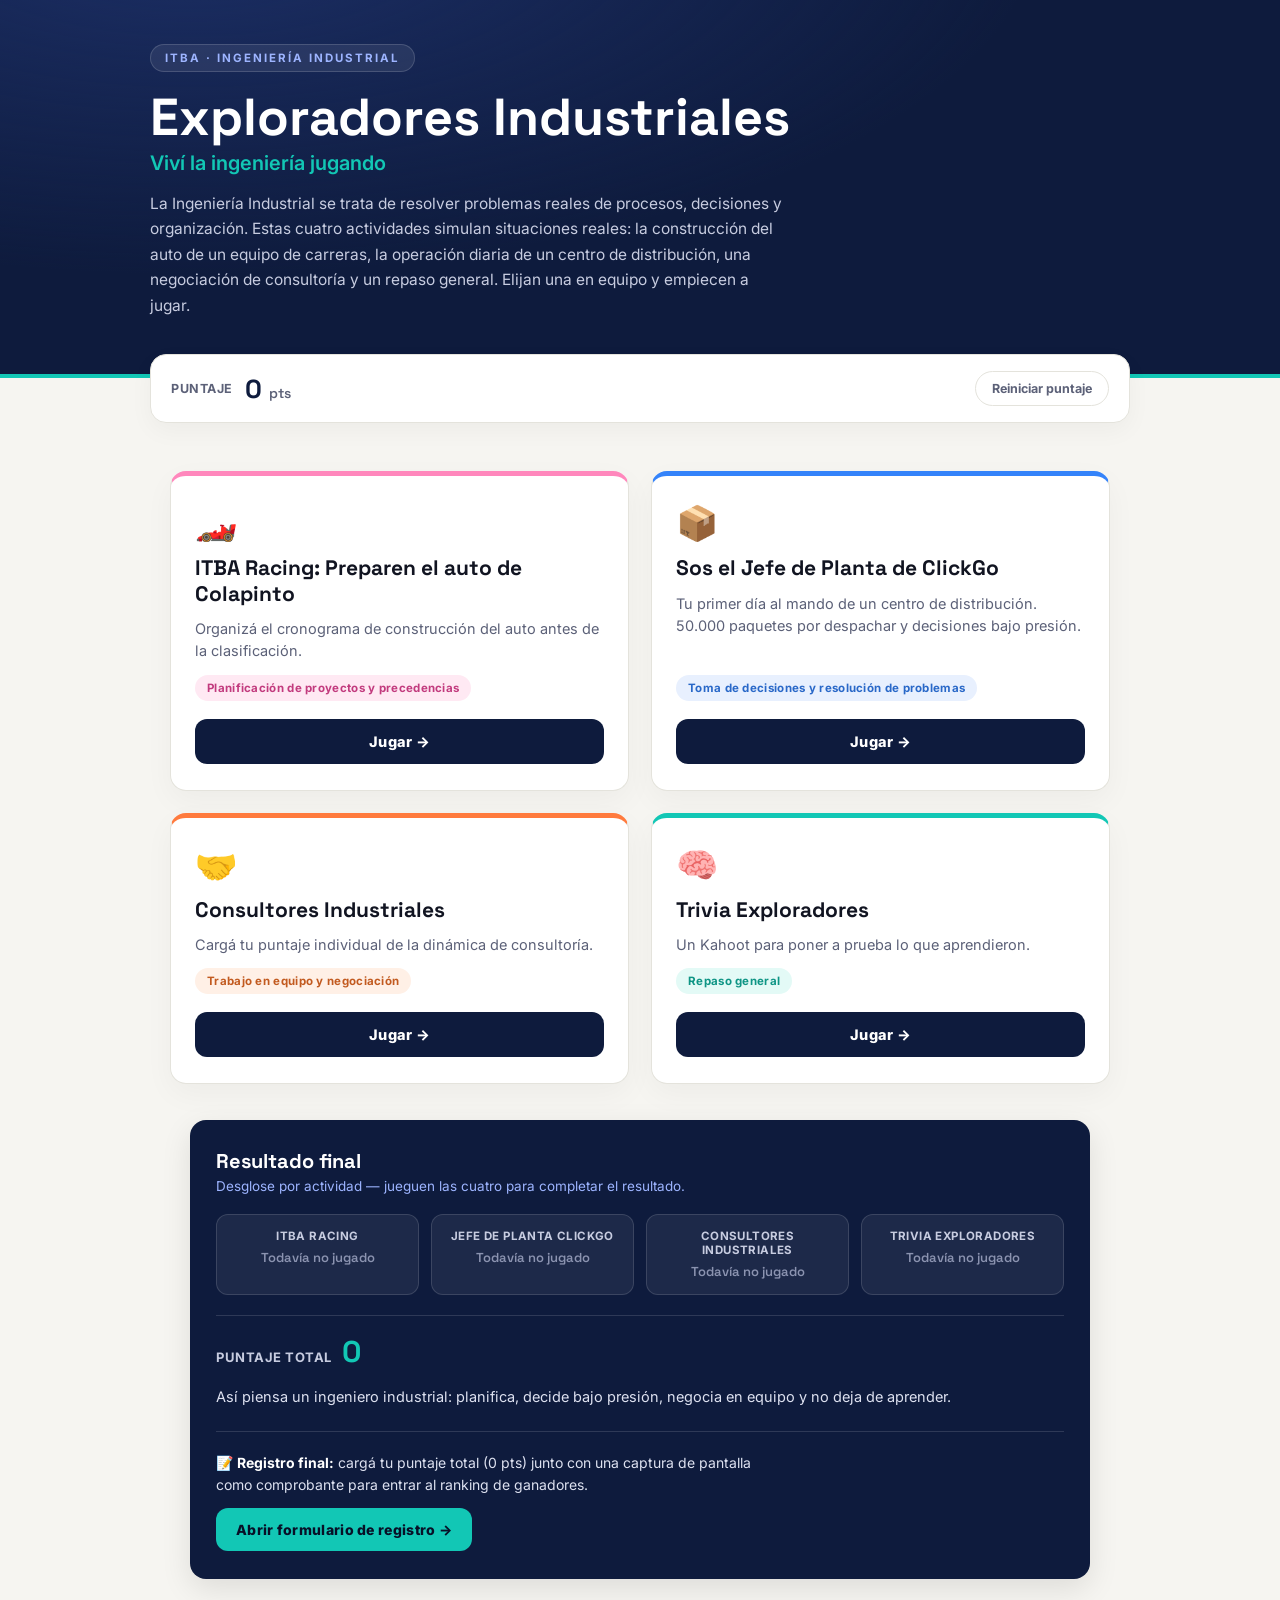
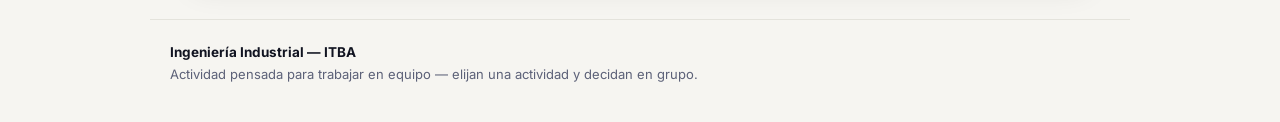
<file: index.html>
<!DOCTYPE html>
<html lang="es">
<head>
<meta charset="UTF-8">
<meta name="viewport" content="width=device-width, initial-scale=1.0">
<title>Exploradores Industriales — Viví la ingeniería jugando</title>
<link rel="stylesheet" href="styles/shared.css">
</head>
<body>

<header class="hub-header">
  <div class="hub-header-inner">
    <span class="hub-tag">ITBA · Ingeniería Industrial</span>
    <h1>Exploradores Industriales</h1>
    <p class="bajada">Viví la ingeniería jugando</p>
    <p class="desc">La Ingeniería Industrial se trata de resolver problemas reales de procesos, decisiones y organización. Estas cuatro actividades simulan situaciones reales: la construcción del auto de un equipo de carreras, la operación diaria de un centro de distribución, una negociación de consultoría y un repaso general. Elijan una en equipo y empiecen a jugar.</p>
  </div>
</header>

<div class="score-bar">
  <div class="total-block">
    <span class="total-label">Puntaje</span>
    <span class="total-num"><span id="totalScore">0</span> <small>pts</small></span>
  </div>
  <button class="btn-reset" onclick="resetTeamScore()">Reiniciar puntaje</button>
</div>

<main class="hub-main">
  <div class="cards">

    <article class="game-card racing">
      <div class="icon-row">🏎️ <span class="card-score" id="score-racing">✓ 0 pts</span></div>
      <h2>ITBA Racing: Preparen el auto de Colapinto</h2>
      <p>Organizá el cronograma de construcción del auto antes de la clasificación.</p>
      <span class="skill-tag">Planificación de proyectos y precedencias</span>
      <a class="btn-play" href="juegos/box-colapinto.html">Jugar →</a>
    </article>

    <article class="game-card clickgo">
      <div class="icon-row">📦 <span class="card-score" id="score-clickgo">✓ 0 pts</span></div>
      <h2>Sos el Jefe de Planta de ClickGo</h2>
      <p>Tu primer día al mando de un centro de distribución. 50.000 paquetes por despachar y decisiones bajo presión.</p>
      <span class="skill-tag">Toma de decisiones y resolución de problemas</span>
      <a class="btn-play" href="juegos/clickgo.html">Jugar →</a>
    </article>

    <article class="game-card consultores">
      <div class="icon-row">🤝 <span class="card-score" id="score-consultores">✓ 0 pts</span></div>
      <h2>Consultores Industriales</h2>
      <p>Cargá tu puntaje individual de la dinámica de consultoría.</p>
      <span class="skill-tag">Trabajo en equipo y negociación</span>
      <a class="btn-play" href="juegos/consultores.html">Jugar →</a>
    </article>

    <article class="game-card trivia">
      <div class="icon-row">🧠 <span class="card-score" id="score-trivia">✓ 0 pts</span></div>
      <h2>Trivia Exploradores</h2>
      <p>Un Kahoot para poner a prueba lo que aprendieron.</p>
      <span class="skill-tag">Repaso general</span>
      <a class="btn-play" href="juegos/trivia.html">Jugar →</a>
    </article>

  </div>

  <section class="results-section">
    <div class="results-card">
      <h2>Resultado final</h2>
      <p class="sub">Desglose por actividad — jueguen las cuatro para completar el resultado.</p>
      <div class="results-breakdown" id="resultsBreakdown"><!-- filled by JS --></div>
      <div class="results-total">
        <span class="lbl">Puntaje total</span>
        <span class="num" id="resultsTotal">0</span>
      </div>
      <p class="closing">Así piensa un ingeniero industrial: planifica, decide bajo presión, negocia en equipo y no deja de aprender.</p>

      <div class="register-cta">
        <p class="register-txt">📝 <b>Registro final:</b> cargá tu puntaje total (<span id="registerTotal">0</span> pts) junto con una captura de pantalla como comprobante para entrar al ranking de ganadores.</p>
        <a class="btn-register" href="https://docs.google.com/forms/d/e/1FAIpQLSfK-v0BEyIgL7fklOcLfmrM9yrdfddX9Qqm8FqeIEgweFd5_g/viewform?usp=publish-editor" target="_blank" rel="noopener noreferrer">Abrir formulario de registro →</a>
      </div>
    </div>
  </section>
</main>

<footer class="hub-footer">
  <span class="credit">Ingeniería Industrial — ITBA</span>
  <span class="hint">Actividad pensada para trabajar en equipo — elijan una actividad y decidan en grupo.</span>
</footer>

<script>
const ACTIVITIES = [
  {id:'racing',      key:'exploradores_score_racing',      label:'ITBA Racing'},
  {id:'clickgo',      key:'exploradores_score_clickgo',      label:'Jefe de Planta ClickGo'},
  {id:'consultores',  key:'exploradores_score_consultores',  label:'Consultores Industriales'},
  {id:'trivia',       key:'exploradores_score_trivia',       label:'Trivia Exploradores'},
];

function getScore(key){
  const v = localStorage.getItem(key);
  if(v === null) return null;
  const n = Number(v);
  return Number.isFinite(n) ? n : null;
}

function renderScores(){
  let total = 0;
  let breakdownHtml = '';

  ACTIVITIES.forEach(a=>{
    const v = getScore(a.key);
    const played = v !== null;
    if(played) total += v;

    const badge = document.getElementById('score-'+a.id);
    if(badge){
      if(played){
        badge.textContent = `✓ ${v} pts`;
        badge.classList.add('show');
      } else {
        badge.classList.remove('show');
      }
    }

    breakdownHtml += `<div class="result-chip ${played?'':'unplayed'}">
      <div class="nm">${a.label}</div>
      <div class="pts">${played ? v+' pts' : 'Todavía no jugado'}</div>
    </div>`;
  });

  document.getElementById('totalScore').textContent = total;
  document.getElementById('resultsTotal').textContent = total;
  document.getElementById('registerTotal').textContent = total;
  document.getElementById('resultsBreakdown').innerHTML = breakdownHtml;
}

function resetTeamScore(){
  ACTIVITIES.forEach(a=>{
    try{ localStorage.removeItem(a.key); }catch(e){}
  });
  renderScores();
}

renderScores();
</script>

</body>
</html>
</file>
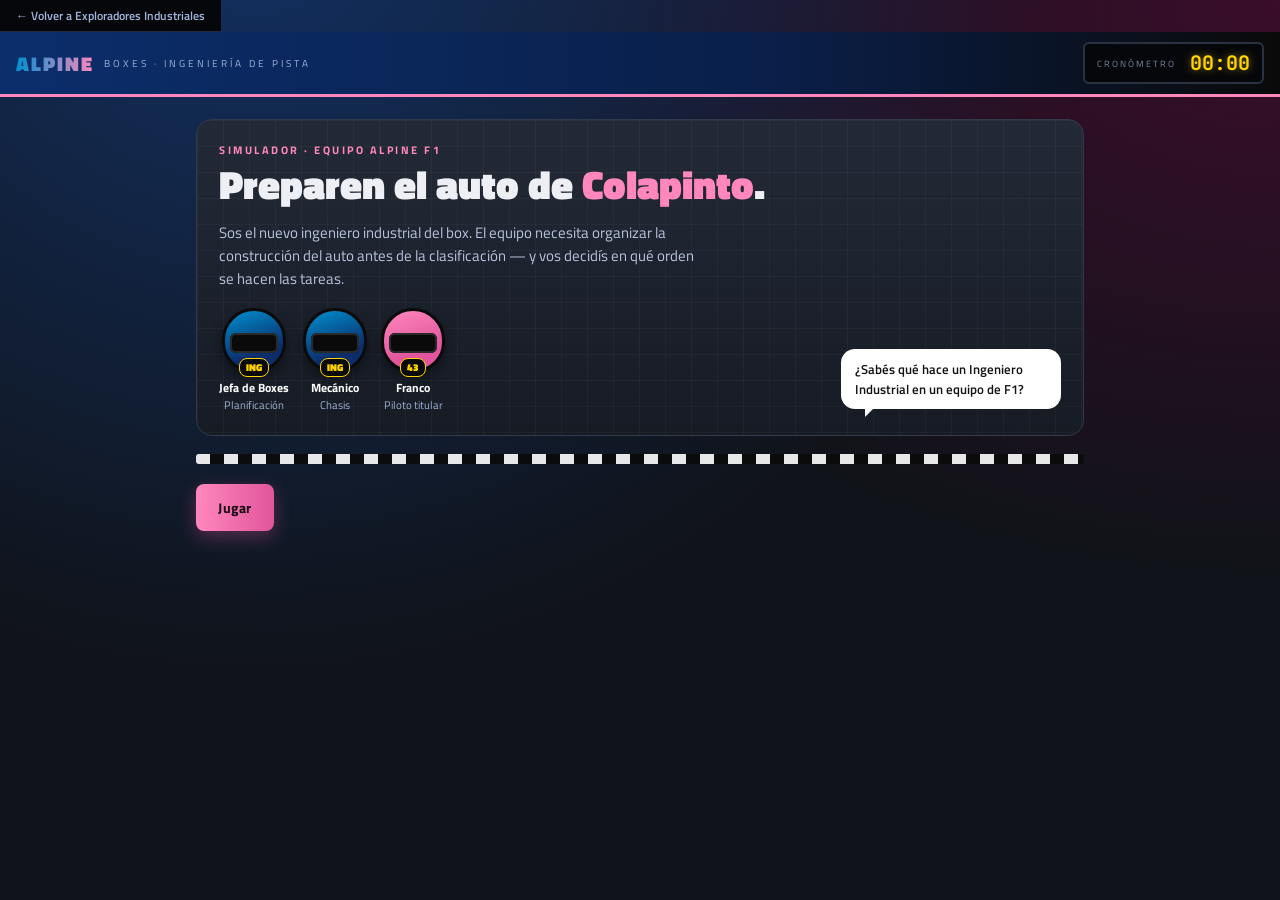
<file: juegos/alpine-boxes.html>
<!DOCTYPE html>
<html lang="es">
<head>
<meta charset="UTF-8">
<meta name="viewport" content="width=device-width, initial-scale=1.0">
<title>Boxes de Alpine — Prepará el auto de Colapinto</title>
<style>
@import url('https://fonts.googleapis.com/css2?family=Titillium+Web:wght@400;600;700;900&family=JetBrains+Mono:wght@500;700&display=swap');

:root{
  --alpine-blue:#0B2E6B;
  --alpine-blue-bright:#0090D0;
  --alpine-pink:#FF87BC;
  --alpine-pink-deep:#E0559C;
  --cyan:#21D0C7;
  --gold:#FFD400;
  --asphalt:#101319;
  --asphalt-2:#191E27;
  --paper:#EDEFF4;
  --ok:#2BD673;
  --bad:#FF4D5E;
  --radius:10px;
}
*{box-sizing:border-box;}
html,body{margin:0;padding:0;}
body{
  font-family:'Titillium Web', Arial, sans-serif;
  background:
    radial-gradient(ellipse at 20% -10%, #133163 0%, transparent 55%),
    radial-gradient(ellipse at 100% 0%, #3a0d2a 0%, transparent 45%),
    var(--asphalt);
  color:var(--paper);
  min-height:100vh;
  overflow-x:hidden;
}

/* ---------- back to hub link ---------- */
.back-link{
  display:inline-flex;align-items:center;gap:6px;
  position:sticky;top:0;left:0;z-index:60;
  padding:6px 16px;
  font-size:12px;font-weight:600;color:#9fb3d9;
  text-decoration:none;background:#05070a;
  border-bottom:1px solid #232a3a;
}
.back-link:hover{color:var(--gold);}

/* ---------- top strip ---------- */
.topbar{
  display:flex;align-items:center;justify-content:space-between;
  padding:10px 16px;
  background:linear-gradient(90deg, var(--alpine-blue) 0%, #0a1f4a 60%, #0a0a0a 100%);
  border-bottom:3px solid var(--alpine-pink);
  position:sticky;top:27px;z-index:50;
}
.brand{display:flex;align-items:center;gap:10px;}
.brand .mark{
  font-weight:900;font-size:20px;letter-spacing:2px;
  background:linear-gradient(90deg, var(--alpine-blue-bright), var(--alpine-pink));
  -webkit-background-clip:text;background-clip:text;color:transparent;
}
.brand .sub{font-size:10px;letter-spacing:3px;color:#9fb3d9;text-transform:uppercase;}
.pitboard{
  display:flex;align-items:center;gap:10px;
  background:#05070a;border:2px solid #2a3140;border-radius:6px;
  padding:6px 12px;
}
.pitboard .lbl{font-size:9px;letter-spacing:2px;color:#7c8aa3;text-transform:uppercase;}
.pitboard .clock{
  font-family:'JetBrains Mono',monospace;font-weight:700;font-size:20px;
  color:var(--gold);text-shadow:0 0 8px rgba(255,212,0,.5);
  min-width:64px;text-align:right;
}

/* ---------- generic screen ---------- */
.screen{display:none;padding:22px 16px 70px;max-width:920px;margin:0 auto;}
.screen.active{display:block;animation:fadeIn .35s ease;}
@keyframes fadeIn{from{opacity:0;transform:translateY(6px)}to{opacity:1;transform:translateY(0)}}

/* ---------- intro screen ---------- */
.checker{
  height:10px;
  background-image:repeating-linear-gradient(90deg,#fff 0 14px, #0a0a0a 14px 28px);
  opacity:.9;margin:18px 0;border-radius:3px;
}
.garage{
  background:linear-gradient(180deg,#232a37,#161b24);
  border:1px solid #313a4a;border-radius:16px;
  padding:22px;position:relative;overflow:hidden;
}
.garage::before{
  content:"";position:absolute;inset:0;
  background-image:linear-gradient(#ffffff08 1px,transparent 1px),linear-gradient(90deg,#ffffff08 1px,transparent 1px);
  background-size:26px 26px;pointer-events:none;
}
.hero-title{font-weight:900;font-size:clamp(26px,6vw,40px);line-height:1.05;margin:4px 0 6px;}
.hero-title .accent{color:var(--alpine-pink);}
.hero-sub{color:#b7c3dd;font-size:15px;margin-bottom:18px;max-width:60ch;}

.crew{display:flex;align-items:flex-end;gap:14px;flex-wrap:wrap;margin-top:10px;position:relative;z-index:1;}
.avatar{display:flex;flex-direction:column;align-items:center;gap:6px;}
.helmet{
  width:64px;height:64px;border-radius:50% 50% 46% 46%;
  background:linear-gradient(160deg, var(--alpine-blue-bright), var(--alpine-blue) 70%);
  border:3px solid #0a0a0a;position:relative;box-shadow:0 6px 14px #0007;
}
.helmet.driver{background:linear-gradient(160deg, var(--alpine-pink), var(--alpine-pink-deep) 70%);}
.helmet::after{
  content:"";position:absolute;left:8%;right:8%;top:38%;height:34%;
  background:#0a0a0a;border-radius:6px;
  box-shadow:inset 0 0 0 2px #2a2a2a;
}
.helmet .num{
  position:absolute;bottom:-8px;left:50%;transform:translateX(-50%);
  background:#0a0a0a;color:var(--gold);font-weight:800;font-size:10px;
  padding:1px 6px;border-radius:8px;border:1px solid var(--gold);
}
.avatar .name{font-size:11px;color:#9fb3d9;text-align:center;max-width:78px;}
.avatar .name b{color:#fff;display:block;font-size:12px;}

.bubble{
  background:#fff;color:#141414;padding:10px 14px;border-radius:14px;
  font-weight:600;font-size:13px;position:relative;margin-bottom:4px;max-width:220px;
}
.bubble::after{
  content:"";position:absolute;bottom:-8px;left:24px;
  border-width:8px 8px 0 0;border-style:solid;border-color:#fff transparent transparent transparent;
}

.btn{
  appearance:none;border:none;cursor:pointer;font-family:inherit;
  font-weight:700;letter-spacing:.5px;border-radius:8px;padding:13px 22px;
  font-size:14px;transition:transform .12s ease, box-shadow .12s ease;
}
.btn:active{transform:translateY(2px) scale(.98);}
.btn-primary{
  background:linear-gradient(90deg, var(--alpine-pink), var(--alpine-pink-deep));
  color:#1a0a12;box-shadow:0 6px 18px #e0559c55;
}
.btn-primary:hover{box-shadow:0 8px 22px #e0559c77;}
.btn-ghost{
  background:transparent;border:1.5px solid #3a4356;color:#dfe6f5;
}
.btn-ghost:hover{border-color:var(--alpine-blue-bright);}
.btn-dark{background:#0a0a0a;color:var(--gold);border:1.5px solid var(--gold);}
.btn-row{display:flex;gap:10px;margin-top:20px;flex-wrap:wrap;}

/* ---------- modal ---------- */
.overlay{
  position:fixed;inset:0;background:#03050acc;backdrop-filter:blur(2px);
  display:none;align-items:flex-end;justify-content:center;z-index:100;padding:0;
}
.overlay.active{display:flex;animation:fadeIn .25s ease;}
.modal{
  background:linear-gradient(180deg,#1a2030,#12151d);
  border:1px solid #2f3850;border-top:4px solid var(--alpine-pink);
  border-radius:18px 18px 0 0;
  width:100%;max-width:560px;max-height:88vh;overflow-y:auto;
  padding:22px 20px 26px;
}
@media(min-width:600px){
  .overlay{align-items:center;}
  .modal{border-radius:18px;border-top:1px solid #2f3850;border-left:4px solid var(--alpine-pink);}
}
.modal h2{margin:0 0 10px;font-size:21px;font-weight:800;}
.modal p{color:#c3cce0;font-size:14.5px;line-height:1.55;margin:0 0 10px;}
.eyebrow{
  font-size:10.5px;letter-spacing:2.5px;text-transform:uppercase;color:var(--alpine-pink);
  font-weight:700;margin-bottom:6px;display:block;
}

.example-row{
  display:flex;align-items:center;gap:8px;margin:10px 0;background:#0d1017;
  border:1px solid #2a3142;border-radius:8px;padding:8px 10px;
}
.example-row .chip{
  background:#232a3a;border:1px solid #3a4356;border-radius:6px;padding:6px 10px;
  font-size:12px;font-weight:600;flex:1;text-align:center;
}
.example-row .arrow{color:#7c8aa3;}
.example-row .verdict{font-size:18px;}
.verdict.ok{color:var(--ok);}
.verdict.bad{color:var(--bad);}

/* ---------- game screen ---------- */
.mission-bar{
  display:flex;justify-content:space-between;align-items:center;gap:10px;
  background:#151a24;border:1px solid #2a3142;border-radius:10px;
  padding:10px 14px;margin-bottom:14px;flex-wrap:wrap;
}
.mission-bar .txt{font-size:13px;color:#c3cce0;}
.mission-bar .deadline{font-weight:800;color:var(--gold);}

.board-wrap{
  background:#0d1017;border:1px solid #2a3142;border-radius:12px;
  padding:12px 8px 8px;overflow-x:auto;
}
.board{display:grid;grid-template-columns:170px 1fr;min-width:900px;}
.corner{
  position:sticky;left:0;background:#0d1017;z-index:3;
  font-size:9px;letter-spacing:1.5px;color:#7c8aa3;text-transform:uppercase;
  display:flex;align-items:end;padding-bottom:6px;
}
.days-header{display:grid;grid-auto-flow:column;grid-auto-columns:46px;}
.day-lbl{
  font-size:10px;color:#7c8aa3;text-align:center;padding-bottom:6px;font-weight:600;
  border-bottom:2px solid #232a3a;
}
.day-lbl.active-day{color:var(--gold);}

.task-label{
  position:sticky;left:0;background:#0d1017;z-index:2;
  display:flex;flex-direction:column;justify-content:center;gap:2px;
  padding:6px 10px 6px 4px;border-top:1px solid #1c2230;
  font-size:12px;
}
.task-label .id{
  display:inline-flex;width:20px;height:20px;border-radius:5px;align-items:center;justify-content:center;
  font-weight:800;font-size:11px;color:#0a0a0a;margin-right:6px;
}
.task-label .nm{font-weight:600;color:#e7ecf7;}
.task-label .dur{font-size:10px;color:#7c8aa3;}
.task-label .pred{font-size:10px;color:#5f6c85;}

.row-cells{display:grid;grid-auto-flow:column;grid-auto-columns:46px;border-top:1px solid #1c2230;position:relative;}
.cell{
  height:44px;border-right:1px solid #171c27;
  display:flex;align-items:center;justify-content:center;cursor:pointer;
}
.cell:hover{background:#161c28;}
.cell.filled{cursor:pointer;}
.block{
  grid-row:1;height:34px;border-radius:6px;margin:5px 2px;
  display:flex;align-items:center;justify-content:center;
  font-weight:800;font-size:12px;color:#0a0a0a;
  box-shadow:0 3px 8px #0006;
}
.block small{font-weight:600;font-size:9px;display:block;}
.row-cells.error .block{outline:2px solid var(--bad);animation:shake .3s;}
.row-cells.simming .block{outline:2px solid var(--gold);}
@keyframes shake{0%,100%{transform:translateX(0)}25%{transform:translateX(-3px)}75%{transform:translateX(3px)}}

.legend-hint{font-size:11.5px;color:#7c8aa3;margin-top:10px;}

.footer-actions{
  position:fixed;left:0;right:0;bottom:0;z-index:40;
  display:flex;justify-content:space-between;gap:10px;
  padding:12px 16px;background:linear-gradient(0deg,#05070ae8 60%,transparent);
}
.footer-actions .btn{flex:1;max-width:220px;font-size:13px;}

.banner{
  border-radius:10px;padding:10px 14px;font-size:13px;font-weight:600;margin-bottom:12px;
  display:none;
}
.banner.show{display:block;animation:fadeIn .25s ease;}
.banner.err{background:#3a1420;border:1px solid var(--bad);color:#ffb3ba;}
.banner.ok{background:#0f3324;border:1px solid var(--ok);color:#9dffce;}

/* lights sequence */
.lights-overlay{
  position:fixed;inset:0;background:#000;display:none;
  align-items:center;justify-content:center;flex-direction:column;gap:22px;z-index:200;
}
.lights-overlay.active{display:flex;}
.lights-row{display:flex;gap:14px;}
.light{width:38px;height:38px;border-radius:50%;background:#2a0508;border:3px solid #3a0a10;transition:background .15s;}
.light.on{background:#FF2D2D;box-shadow:0 0 22px #ff2d2d;}
.lights-caption{font-family:'JetBrains Mono',monospace;color:var(--gold);font-size:15px;letter-spacing:2px;}

/* result modal */
.stars{font-size:30px;letter-spacing:6px;margin:6px 0 4px;}
.stat-grid{display:grid;grid-template-columns:1fr 1fr;gap:10px;margin:14px 0;}
.stat{background:#0d1017;border:1px solid #2a3142;border-radius:10px;padding:12px;}
.stat .n{font-family:'JetBrains Mono',monospace;font-weight:700;font-size:22px;color:var(--gold);}
.stat .l{font-size:10.5px;color:#7c8aa3;text-transform:uppercase;letter-spacing:1.5px;margin-top:2px;}

.table-list{display:flex;flex-direction:column;gap:8px;margin-top:10px;}
.table-row{
  display:flex;align-items:center;gap:10px;background:#0d1017;border:1px solid #2a3142;
  border-radius:8px;padding:8px 10px;font-size:12.5px;
}
.table-row .id{width:22px;height:22px;border-radius:5px;flex:none;display:flex;align-items:center;justify-content:center;font-weight:800;font-size:11px;color:#0a0a0a;}
.table-row .nm{flex:1;color:#e7ecf7;font-weight:600;}
.table-row .meta{color:#7c8aa3;font-size:11px;text-align:right;}
</style>
</head>
<body>

<a class="back-link" href="../index.html">← Volver a Exploradores Industriales</a>

<div class="topbar">
  <div class="brand">
    <span class="mark">ALPINE</span>
    <span class="sub">Boxes · Ingeniería de Pista</span>
  </div>
  <div class="pitboard">
    <span class="lbl">Cronómetro</span>
    <span class="clock" id="clockDisplay">00:00</span>
  </div>
</div>

<!-- SCREEN 1: INTRO -->
<div class="screen active" id="screen-intro">
  <div class="garage">
    <span class="eyebrow">Simulador · Equipo Alpine F1</span>
    <h1 class="hero-title">Preparen el auto de <span class="accent">Colapinto</span>.</h1>
    <p class="hero-sub">Sos el nuevo ingeniero industrial del box. El equipo necesita organizar la construcción del auto antes de la clasificación — y vos decidís en qué orden se hacen las tareas.</p>

    <div class="crew">
      <div class="avatar">
        <div class="helmet"><div class="num">ING</div></div>
        <div class="name"><b>Jefa de Boxes</b>Planificación</div>
      </div>
      <div class="avatar">
        <div class="helmet"><div class="num">ING</div></div>
        <div class="name"><b>Mecánico</b>Chasis</div>
      </div>
      <div class="avatar" style="margin-right:auto;">
        <div class="helmet driver"><div class="num">43</div></div>
        <div class="name"><b>Franco</b>Piloto titular</div>
      </div>
      <div class="bubble">¿Sabés qué hace un Ingeniero Industrial en un equipo de F1?</div>
    </div>
  </div>
  <div class="checker"></div>
  <div class="btn-row">
    <button class="btn btn-primary" onclick="openModal('modal-explain')">Jugar</button>
  </div>
</div>

<!-- SCREEN 2: GAME -->
<div class="screen" id="screen-game">
  <div class="mission-bar">
    <div class="txt">🏁 Clasificación en Buenos Aires en <span class="deadline" id="deadlineTxt">15 días</span>. Armá el cronograma de construcción.</div>
    <button class="btn btn-ghost" style="padding:8px 14px;font-size:12px;" onclick="openModal('modal-table')">Ver tabla</button>
  </div>

  <div class="banner" id="banner"></div>

  <div class="board-wrap">
    <div class="board" id="board"><!-- filled by JS --></div>
  </div>
  <p class="legend-hint">Tocá una celda vacía en la fila de una tarea para ubicarla (ocupa su duración en días). Tocala de nuevo para sacarla.</p>
</div>

<div class="footer-actions" id="footerActions" style="display:none;">
  <button class="btn btn-ghost" onclick="resetBoard()">Reiniciar</button>
  <button class="btn btn-primary" onclick="tryRun()">Probar cronograma</button>
</div>

<!-- MODAL: explain -->
<div class="overlay" id="modal-explain">
  <div class="modal">
    <span class="eyebrow">Misión</span>
    <h2>¿Cómo lo ayudás?</h2>
    <p>Tenés que ordenar las tareas necesarias para construir el auto de Franco. Algunas tareas necesitan que otra termine antes — hay una <b>tabla de precedencias</b> que te muestra qué depende de qué. El objetivo es terminar lo antes posible (vas a ver un cronómetro que te va a torturar 😅).</p>
    <p>Ejemplo: si la tarea <b>J</b> necesita que <b>H</b> esté lista antes, este orden funciona:</p>
    <div class="example-row">
      <div class="chip">H · Comprar tubos</div>
      <span class="arrow">→</span>
      <div class="chip">J · Cortar tubos</div>
      <span class="verdict ok">✔</span>
    </div>
    <p>...pero este orden no:</p>
    <div class="example-row">
      <div class="chip">J · Cortar tubos</div>
      <span class="arrow">→</span>
      <div class="chip">H · Comprar tubos</div>
      <span class="verdict bad">✘</span>
    </div>
    <div class="btn-row">
      <button class="btn btn-primary" onclick="closeModal('modal-explain');openModal('modal-mission')">Entendido</button>
    </div>
  </div>
</div>

<!-- MODAL: mission -->
<div class="overlay" id="modal-mission">
  <div class="modal">
    <span class="eyebrow">Briefing de boxes</span>
    <h2>Clasificación en Buenos Aires</h2>
    <p>El equipo Alpine quiere presentar el auto de Franco Colapinto a tiempo para la clasificación. Para eso hay que entregarle a la ingeniera jefa un plan de construcción realista.</p>
    <p>La clasificación es en <b>15 días</b>. Ayudá al equipo a llegar a tiempo — y si podés, ganale al récord de boxes.</p>
    <div class="btn-row">
      <button class="btn btn-primary" onclick="closeModal('modal-mission');startGame()">Vamos, Alpine</button>
    </div>
  </div>
</div>

<!-- MODAL: table -->
<div class="overlay" id="modal-table">
  <div class="modal">
    <span class="eyebrow">Pizarra del box</span>
    <h2>Tabla de precedencias</h2>
    <div class="table-list" id="tableList"></div>
    <div class="btn-row">
      <button class="btn btn-ghost" onclick="closeModal('modal-table')">Cerrar</button>
    </div>
  </div>
</div>

<!-- MODAL: result -->
<div class="overlay" id="modal-result">
  <div class="modal">
    <span class="eyebrow" id="resultEyebrow">Resultado</span>
    <h2 id="resultTitle">¡Cronograma completo!</h2>
    <div class="stars" id="resultStars">★★★</div>
    <p id="resultMsg"></p>
    <div class="stat-grid">
      <div class="stat"><div class="n" id="statDays">-</div><div class="l">Días usados</div></div>
      <div class="stat"><div class="n" id="statOptimal">11</div><div class="l">Récord de boxes</div></div>
    </div>
    <div class="btn-row">
      <button class="btn btn-ghost" onclick="closeModal('modal-result');resetBoard()">Reintentar</button>
      <button class="btn btn-primary" onclick="closeModal('modal-result')">Ver tablero</button>
    </div>
  </div>
</div>

<!-- lights sequence overlay -->
<div class="lights-overlay" id="lightsOverlay">
  <div class="lights-row" id="lightsRow"></div>
  <div class="lights-caption" id="lightsCaption">LUCES...</div>
</div>

<script>
const DAYS = 16;
const OPTIMAL = 11;
const DEADLINE = 15;

const TASKS = [
  {id:'A', name:'Diseño del monocasco', dur:3, pred:[], color:'#0090D0'},
  {id:'B', name:'Diseño aerodinámico', dur:3, pred:[], color:'#FF87BC'},
  {id:'C', name:'Fabricación del chasis', dur:4, pred:['A'], color:'#0B3D91'},
  {id:'D', name:'Fabricación de alerones', dur:3, pred:['B'], color:'#E0559C'},
  {id:'E', name:'Programación de telemetría', dur:3, pred:[], color:'#21D0C7'},
  {id:'F', name:'Pintura y calcos Alpine', dur:2, pred:['C'], color:'#FF2D78'},
  {id:'G', name:'Ensamble final', dur:2, pred:['D','E','F'], color:'#FFD400'},
];

let placements = {}; // id -> startDay (1-indexed) or null

function taskById(id){ return TASKS.find(t=>t.id===id); }

function openModal(id){ document.getElementById(id).classList.add('active'); }
function closeModal(id){ document.getElementById(id).classList.remove('active'); }

function startGame(){
  document.getElementById('screen-intro').classList.remove('active');
  document.getElementById('screen-game').classList.add('active');
  document.getElementById('footerActions').style.display = 'flex';
  document.getElementById('deadlineTxt').textContent = DEADLINE + ' días';
  buildTable();
  buildBoard();
}

function buildTable(){
  const list = document.getElementById('tableList');
  list.innerHTML = '';
  TASKS.forEach(t=>{
    const row = document.createElement('div');
    row.className = 'table-row';
    const predTxt = t.pred.length ? 'Necesita: ' + t.pred.join(', ') : 'Sin dependencias';
    row.innerHTML = `<div class="id" style="background:${t.color}">${t.id}</div>
      <div class="nm">${t.name}</div>
      <div class="meta">${predTxt}<br>${t.dur} día${t.dur>1?'s':''}</div>`;
    list.appendChild(row);
  });
}

function buildBoard(){
  const board = document.getElementById('board');
  board.innerHTML = '';

  // corner cell
  const corner = document.createElement('div');
  corner.className = 'corner';
  corner.textContent = 'Tarea';
  board.appendChild(corner);

  // days header
  const daysHeader = document.createElement('div');
  daysHeader.className = 'days-header';
  daysHeader.id = 'daysHeader';
  for(let d=1; d<=DAYS; d++){
    const lbl = document.createElement('div');
    lbl.className = 'day-lbl';
    lbl.textContent = 'D'+d;
    lbl.id = 'daylbl-'+d;
    daysHeader.appendChild(lbl);
  }
  board.appendChild(daysHeader);

  TASKS.forEach(t=>{
    const label = document.createElement('div');
    label.className = 'task-label';
    label.innerHTML = `<div><span class="id" style="background:${t.color}">${t.id}</span><span class="nm">${t.name}</span></div>
      <div class="dur">${t.dur} día${t.dur>1?'s':''} ${t.pred.length? '· requiere '+t.pred.join(', ') : '· sin requisitos'}</div>`;
    board.appendChild(label);

    const rowCells = document.createElement('div');
    rowCells.className = 'row-cells';
    rowCells.id = 'row-'+t.id;
    for(let d=1; d<=DAYS; d++){
      const cell = document.createElement('div');
      cell.className = 'cell';
      cell.id = `cell-${t.id}-${d}`;
      cell.onclick = ()=>handleCellClick(t.id, d);
      rowCells.appendChild(cell);
    }
    board.appendChild(rowCells);
  });

  renderPlacements();
}

function handleCellClick(taskId, day){
  const t = taskById(taskId);
  if(placements[taskId] != null){
    // clicking anywhere on its own row removes it
    placements[taskId] = null;
    renderPlacements();
    return;
  }
  if(day + t.dur - 1 > DAYS){
    flashBanner('err', `${t.name} no entra a partir del día ${day} (dura ${t.dur} días). Probá más a la izquierda.`);
    return;
  }
  placements[taskId] = day;
  renderPlacements();
}

function renderPlacements(){
  TASKS.forEach(t=>{
    const row = document.getElementById('row-'+t.id);
    if(!row) return;
    row.classList.remove('error');
    // clear
    for(let d=1; d<=DAYS; d++){
      const cell = document.getElementById(`cell-${t.id}-${d}`);
      cell.innerHTML = '';
      cell.classList.remove('filled');
    }
    const start = placements[t.id];
    if(start == null) return;
    const cell = document.getElementById(`cell-${t.id}-${start}`);
    cell.classList.add('filled');
    const block = document.createElement('div');
    block.className = 'block';
    block.style.background = t.color;
    block.style.width = (t.dur*46 - 4) + 'px';
    block.innerHTML = `${t.id}<small>${t.dur}d</small>`;
    cell.appendChild(block);
  });
}

function resetBoard(){
  placements = {};
  renderPlacements();
  hideBanner();
}

function flashBanner(kind, msg){
  const b = document.getElementById('banner');
  b.className = 'banner show ' + kind;
  b.textContent = msg;
}
function hideBanner(){
  document.getElementById('banner').classList.remove('show');
}

function validate(){
  const missing = TASKS.filter(t=>placements[t.id]==null);
  if(missing.length){
    flashBanner('err', 'Faltan ubicar: ' + missing.map(t=>t.id).join(', '));
    return null;
  }
  let errors = [];
  TASKS.forEach(t=>{
    document.getElementById('row-'+t.id).classList.remove('error');
    t.pred.forEach(pid=>{
      const p = taskById(pid);
      const requiredStart = placements[pid] + p.dur;
      if(placements[t.id] < requiredStart){
        errors.push(`${t.id} (${t.name}) necesita que ${pid} termine antes (día ${requiredStart} como mínimo).`);
        document.getElementById('row-'+t.id).classList.add('error');
      }
    });
  });
  if(errors.length){
    flashBanner('err', errors[0] + (errors.length>1 ? ` (+${errors.length-1} más)` : ''));
    return null;
  }
  hideBanner();
  const makespan = Math.max(...TASKS.map(t=> placements[t.id] + t.dur - 1));
  return makespan;
}

function tryRun(){
  const makespan = validate();
  if(makespan == null) return;
  runLightsThenSim(makespan);
}

function runLightsThenSim(makespan){
  const overlay = document.getElementById('lightsOverlay');
  const row = document.getElementById('lightsRow');
  const caption = document.getElementById('lightsCaption');
  row.innerHTML = '';
  for(let i=0;i<5;i++){
    const l = document.createElement('div');
    l.className='light';
    l.id='light-'+i;
    row.appendChild(l);
  }
  overlay.classList.add('active');
  caption.textContent = 'PREPARANDO BOX...';
  let lit = 0;
  const litInterval = setInterval(()=>{
    if(lit<5){
      document.getElementById('light-'+lit).classList.add('on');
      lit++;
    } else {
      clearInterval(litInterval);
      setTimeout(()=>{
        // lights out
        for(let i=0;i<5;i++) document.getElementById('light-'+i).classList.remove('on');
        caption.textContent = '¡LUCES FUERA, VAMOS!';
        setTimeout(()=>{
          overlay.classList.remove('active');
          simulate(makespan);
        }, 500);
      }, 500);
    }
  }, 260);
}

function simulate(makespan){
  const clockEl = document.getElementById('clockDisplay');
  let day = 0;
  const stepMs = 130;
  document.querySelectorAll('.days-header .day-lbl').forEach(el=>el.classList.remove('active-day'));
  const interval = setInterval(()=>{
    day++;
    const mm = String(Math.floor(day/60)).padStart(2,'0');
    const ss = String(day%60).padStart(2,'0');
    clockEl.textContent = mm+':'+ss;
    document.querySelectorAll('.days-header .day-lbl').forEach(el=>el.classList.remove('active-day'));
    const lbl = document.getElementById('daylbl-'+day);
    if(lbl) lbl.classList.add('active-day');
    TASKS.forEach(t=>{
      const row = document.getElementById('row-'+t.id);
      const start = placements[t.id];
      if(day>=start && day < start+t.dur){
        row.classList.add('simming');
      } else {
        row.classList.remove('simming');
      }
    });
    if(day>=makespan){
      clearInterval(interval);
      TASKS.forEach(t=>document.getElementById('row-'+t.id).classList.remove('simming'));
      showResult(makespan);
    }
  }, stepMs);
}

function showResult(makespan){
  document.getElementById('statDays').textContent = makespan;
  const stars = makespan<=OPTIMAL ? 3 : makespan<=OPTIMAL+3 ? 2 : 1;
  document.getElementById('resultStars').textContent = '★'.repeat(stars) + '☆'.repeat(3-stars);

  const title = document.getElementById('resultTitle');
  const msg = document.getElementById('resultMsg');
  const eyebrow = document.getElementById('resultEyebrow');

  if(makespan <= DEADLINE){
    eyebrow.textContent = 'Clasificación asegurada';
    if(makespan<=OPTIMAL){
      title.textContent = '¡Récord de boxes, Franco corre!';
      msg.textContent = `Armaste el auto en ${makespan} días, igualando el mejor tiempo posible del equipo. La ingeniera jefa está impresionada — así se planifica un proyecto.`;
    } else {
      title.textContent = '¡Llegaste a tiempo para la clasificación!';
      msg.textContent = `El auto quedó listo en ${makespan} días, antes de los ${DEADLINE} días límite. El récord del box es de ${OPTIMAL} días — reordenando algunas tareas en paralelo podés bajar el tiempo.`;
    }
  } else {
    eyebrow.textContent = 'Se complicó el cronograma';
    title.textContent = 'Franco se queda sin clasificar...';
    msg.textContent = `El plan tardó ${makespan} días, más de los ${DEADLINE} disponibles. Revisá qué tareas podrían hacerse en paralelo en vez de una detrás de la otra.`;
  }
  openModal('modal-result');
}
</script>
</body>
</html>
</file>
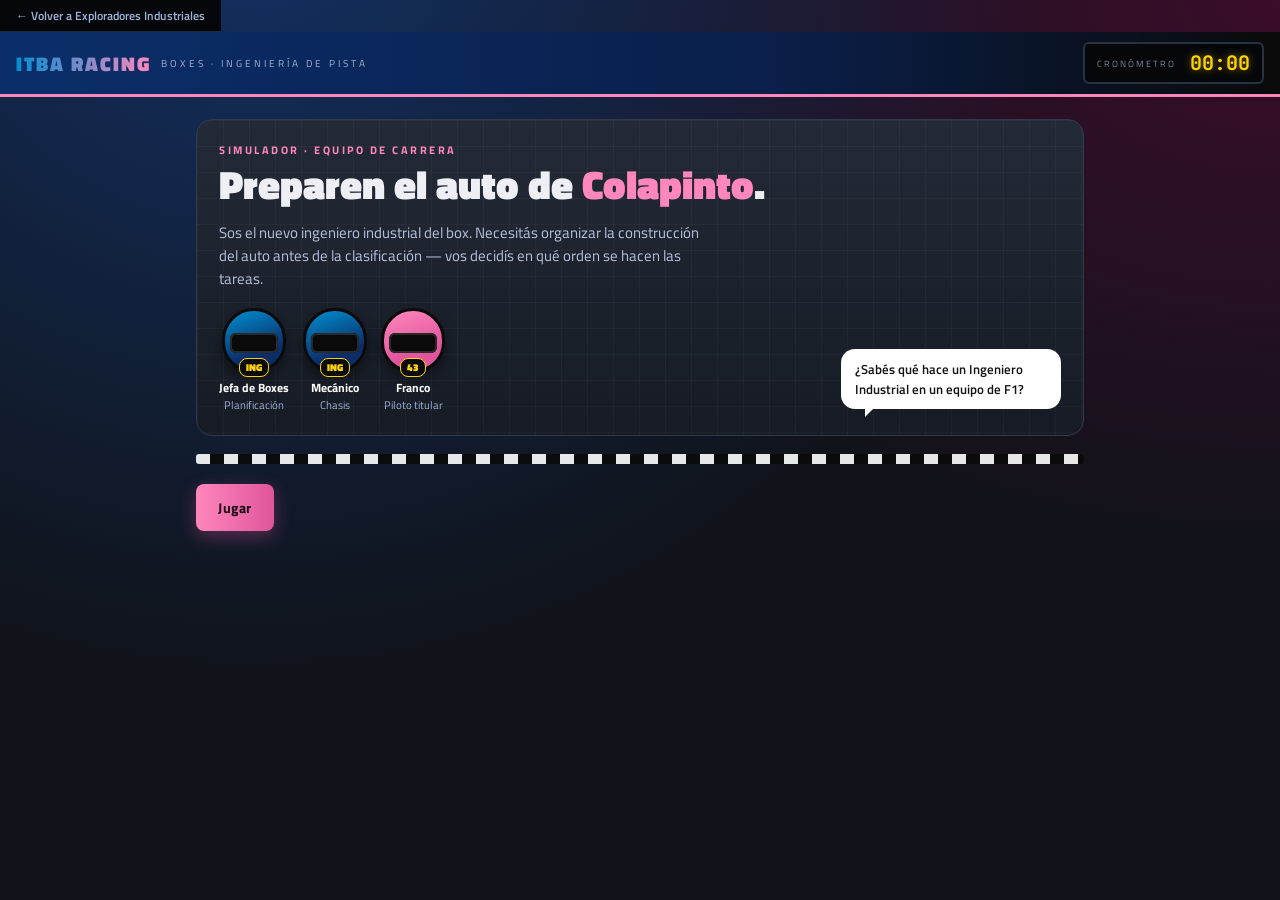
<file: juegos/box-colapinto.html>
<!DOCTYPE html>
<html lang="es">
<head>
<meta charset="UTF-8">
<meta name="viewport" content="width=device-width, initial-scale=1.0">
<title>Boxes de ITBA Racing — Prepará el auto de Colapinto</title>
<style>
@import url('https://fonts.googleapis.com/css2?family=Titillium+Web:wght@400;600;700;900&family=JetBrains+Mono:wght@500;700&display=swap');

:root{
  --alpine-blue:#0B2E6B;
  --alpine-blue-bright:#0090D0;
  --alpine-pink:#FF87BC;
  --alpine-pink-deep:#E0559C;
  --cyan:#21D0C7;
  --gold:#FFD400;
  --asphalt:#101319;
  --asphalt-2:#191E27;
  --paper:#EDEFF4;
  --ok:#2BD673;
  --bad:#FF4D5E;
  --radius:10px;
}
*{box-sizing:border-box;}
html,body{margin:0;padding:0;}
body{
  font-family:'Titillium Web', Arial, sans-serif;
  background:
    radial-gradient(ellipse at 20% -10%, #133163 0%, transparent 55%),
    radial-gradient(ellipse at 100% 0%, #3a0d2a 0%, transparent 45%),
    var(--asphalt);
  color:var(--paper);
  min-height:100vh;
  overflow-x:hidden;
}

/* ---------- back to hub link ---------- */
.back-link{
  display:inline-flex;align-items:center;gap:6px;
  position:sticky;top:0;left:0;z-index:60;
  padding:6px 16px;
  font-size:12px;font-weight:600;color:#9fb3d9;
  text-decoration:none;background:#05070a;
  border-bottom:1px solid #232a3a;
}
.back-link:hover{color:var(--gold);}

/* ---------- top strip ---------- */
.topbar{
  display:flex;align-items:center;justify-content:space-between;
  padding:10px 16px;
  background:linear-gradient(90deg, var(--alpine-blue) 0%, #0a1f4a 60%, #0a0a0a 100%);
  border-bottom:3px solid var(--alpine-pink);
  position:sticky;top:27px;z-index:50;
}
.brand{display:flex;align-items:center;gap:10px;}
.brand .mark{
  font-weight:900;font-size:20px;letter-spacing:2px;
  background:linear-gradient(90deg, var(--alpine-blue-bright), var(--alpine-pink));
  -webkit-background-clip:text;background-clip:text;color:transparent;
}
.brand .sub{font-size:10px;letter-spacing:3px;color:#9fb3d9;text-transform:uppercase;}
.pitboard{
  display:flex;align-items:center;gap:10px;
  background:#05070a;border:2px solid #2a3140;border-radius:6px;
  padding:6px 12px;
}
.pitboard .lbl{font-size:9px;letter-spacing:2px;color:#7c8aa3;text-transform:uppercase;}
.pitboard .clock{
  font-family:'JetBrains Mono',monospace;font-weight:700;font-size:20px;
  color:var(--gold);text-shadow:0 0 8px rgba(255,212,0,.5);
  min-width:64px;text-align:right;
}

/* ---------- generic screen ---------- */
.screen{display:none;padding:22px 16px 70px;max-width:920px;margin:0 auto;}
.screen.active{display:block;animation:fadeIn .35s ease;}
@keyframes fadeIn{from{opacity:0;transform:translateY(6px)}to{opacity:1;transform:translateY(0)}}

/* ---------- intro screen ---------- */
.checker{
  height:10px;
  background-image:repeating-linear-gradient(90deg,#fff 0 14px, #0a0a0a 14px 28px);
  opacity:.9;margin:18px 0;border-radius:3px;
}
.garage{
  background:linear-gradient(180deg,#232a37,#161b24);
  border:1px solid #313a4a;border-radius:16px;
  padding:22px;position:relative;overflow:hidden;
}
.garage::before{
  content:"";position:absolute;inset:0;
  background-image:linear-gradient(#ffffff08 1px,transparent 1px),linear-gradient(90deg,#ffffff08 1px,transparent 1px);
  background-size:26px 26px;pointer-events:none;
}
.hero-title{font-weight:900;font-size:clamp(26px,6vw,40px);line-height:1.05;margin:4px 0 6px;}
.hero-title .accent{color:var(--alpine-pink);}
.hero-sub{color:#b7c3dd;font-size:15px;margin-bottom:18px;max-width:60ch;}

.crew{display:flex;align-items:flex-end;gap:14px;flex-wrap:wrap;margin-top:10px;position:relative;z-index:1;}
.avatar{display:flex;flex-direction:column;align-items:center;gap:6px;}
.helmet{
  width:64px;height:64px;border-radius:50% 50% 46% 46%;
  background:linear-gradient(160deg, var(--alpine-blue-bright), var(--alpine-blue) 70%);
  border:3px solid #0a0a0a;position:relative;box-shadow:0 6px 14px #0007;
}
.helmet.driver{background:linear-gradient(160deg, var(--alpine-pink), var(--alpine-pink-deep) 70%);}
.helmet::after{
  content:"";position:absolute;left:8%;right:8%;top:38%;height:34%;
  background:#0a0a0a;border-radius:6px;
  box-shadow:inset 0 0 0 2px #2a2a2a;
}
.helmet .num{
  position:absolute;bottom:-8px;left:50%;transform:translateX(-50%);
  background:#0a0a0a;color:var(--gold);font-weight:800;font-size:10px;
  padding:1px 6px;border-radius:8px;border:1px solid var(--gold);
}
.avatar .name{font-size:11px;color:#9fb3d9;text-align:center;max-width:78px;}
.avatar .name b{color:#fff;display:block;font-size:12px;}

.bubble{
  background:#fff;color:#141414;padding:10px 14px;border-radius:14px;
  font-weight:600;font-size:13px;position:relative;margin-bottom:4px;max-width:220px;
}
.bubble::after{
  content:"";position:absolute;bottom:-8px;left:24px;
  border-width:8px 8px 0 0;border-style:solid;border-color:#fff transparent transparent transparent;
}

.btn{
  appearance:none;border:none;cursor:pointer;font-family:inherit;
  font-weight:700;letter-spacing:.5px;border-radius:8px;padding:13px 22px;
  font-size:14px;transition:transform .12s ease, box-shadow .12s ease;
}
.btn:active{transform:translateY(2px) scale(.98);}
.btn-primary{
  background:linear-gradient(90deg, var(--alpine-pink), var(--alpine-pink-deep));
  color:#1a0a12;box-shadow:0 6px 18px #e0559c55;
}
.btn-primary:hover{box-shadow:0 8px 22px #e0559c77;}
.btn-ghost{
  background:transparent;border:1.5px solid #3a4356;color:#dfe6f5;
}
.btn-ghost:hover{border-color:var(--alpine-blue-bright);}
.btn-dark{background:#0a0a0a;color:var(--gold);border:1.5px solid var(--gold);}
.btn-row{display:flex;gap:10px;margin-top:20px;flex-wrap:wrap;}

/* ---------- modal ---------- */
.overlay{
  position:fixed;inset:0;background:#03050acc;backdrop-filter:blur(2px);
  display:none;align-items:flex-end;justify-content:center;z-index:100;padding:0;
}
.overlay.active{display:flex;animation:fadeIn .25s ease;}
.modal{
  background:linear-gradient(180deg,#1a2030,#12151d);
  border:1px solid #2f3850;border-top:4px solid var(--alpine-pink);
  border-radius:18px 18px 0 0;
  width:100%;max-width:560px;max-height:88vh;overflow-y:auto;
  padding:22px 20px 26px;
}
@media(min-width:600px){
  .overlay{align-items:center;}
  .modal{border-radius:18px;border-top:1px solid #2f3850;border-left:4px solid var(--alpine-pink);}
}
.modal h2{margin:0 0 10px;font-size:21px;font-weight:800;}
.modal p{color:#c3cce0;font-size:14.5px;line-height:1.55;margin:0 0 10px;}
.eyebrow{
  font-size:10.5px;letter-spacing:2.5px;text-transform:uppercase;color:var(--alpine-pink);
  font-weight:700;margin-bottom:6px;display:block;
}

.example-row{
  display:flex;align-items:center;gap:8px;margin:10px 0;background:#0d1017;
  border:1px solid #2a3142;border-radius:8px;padding:8px 10px;
}
.example-row .chip{
  background:#232a3a;border:1px solid #3a4356;border-radius:6px;padding:6px 10px;
  font-size:12px;font-weight:600;flex:1;text-align:center;
}
.example-row .arrow{color:#7c8aa3;}
.example-row .verdict{font-size:18px;}
.verdict.ok{color:var(--ok);}
.verdict.bad{color:var(--bad);}

/* ---------- game screen ---------- */
.mission-bar{
  display:flex;justify-content:space-between;align-items:center;gap:10px;
  background:#151a24;border:1px solid #2a3142;border-radius:10px;
  padding:10px 14px;margin-bottom:14px;flex-wrap:wrap;
}
.mission-bar .txt{font-size:13px;color:#c3cce0;}
.mission-bar .deadline{font-weight:800;color:var(--gold);}

.board-wrap{
  background:#0d1017;border:1px solid #2a3142;border-radius:12px;
  padding:12px 8px 8px;overflow-x:auto;
}
.board{display:grid;grid-template-columns:170px 1fr;min-width:900px;}
.corner{
  position:sticky;left:0;background:#0d1017;z-index:3;
  font-size:9px;letter-spacing:1.5px;color:#7c8aa3;text-transform:uppercase;
  display:flex;align-items:end;padding-bottom:6px;
}
.days-header{display:grid;grid-auto-flow:column;grid-auto-columns:46px;}
.day-lbl{
  font-size:10px;color:#7c8aa3;text-align:center;padding-bottom:6px;font-weight:600;
  border-bottom:2px solid #232a3a;
}
.day-lbl.active-day{color:var(--gold);}

.task-label{
  position:sticky;left:0;background:#0d1017;z-index:2;
  display:flex;flex-direction:column;justify-content:center;gap:2px;
  padding:6px 10px 6px 4px;border-top:1px solid #1c2230;
  font-size:12px;
}
.task-label .id{
  display:inline-flex;width:20px;height:20px;border-radius:5px;align-items:center;justify-content:center;
  font-weight:800;font-size:11px;color:#0a0a0a;margin-right:6px;
}
.task-label .nm{font-weight:600;color:#e7ecf7;}
.task-label .dur{font-size:10px;color:#7c8aa3;}
.task-label .pred{font-size:10px;color:#5f6c85;}

.row-cells{display:grid;grid-auto-flow:column;grid-auto-columns:46px;border-top:1px solid #1c2230;position:relative;height:44px;}
.cell{
  height:44px;border-right:1px solid #171c27;
}
.block{
  position:absolute;top:5px;height:34px;border-radius:6px;
  display:flex;align-items:center;justify-content:center;
  font-weight:800;font-size:12px;color:#0a0a0a;
  box-shadow:0 3px 8px #0006;
  cursor:grab;touch-action:none;user-select:none;
  transition:left .18s ease, opacity .15s ease;
}
.block.dragging{transition:none;cursor:grabbing;z-index:5;box-shadow:0 6px 16px #000a;}
.block.unplaced{opacity:.5;box-shadow:none;border:2px dashed rgba(255,255,255,.5);}
.block small{font-weight:600;font-size:9px;display:block;}
.row-cells.error .block{outline:2px solid var(--bad);animation:shake .3s;}
.row-cells.simming .block{outline:2px solid var(--gold);}
@keyframes shake{0%,100%{transform:translateX(0)}25%{transform:translateX(-3px)}75%{transform:translateX(3px)}}

.rotate-hint{
  display:none;align-items:center;gap:8px;
  background:#151a24;border:1px solid #2a3142;border-radius:10px;
  padding:10px 14px;margin-bottom:14px;font-size:12.5px;color:#c3cce0;
}
@media (max-width:700px){
  .rotate-hint{display:flex;}
}

.legend-hint{font-size:11.5px;color:#7c8aa3;margin-top:10px;}

.footer-actions{
  position:fixed;left:0;right:0;bottom:0;z-index:40;
  display:flex;justify-content:space-between;gap:10px;
  padding:12px 16px;background:linear-gradient(0deg,#05070ae8 60%,transparent);
}
.footer-actions .btn{flex:1;max-width:220px;font-size:13px;}

.banner{
  border-radius:10px;padding:10px 14px;font-size:13px;font-weight:600;margin-bottom:12px;
  display:none;
}
.banner.show{display:block;animation:fadeIn .25s ease;}
.banner.err{background:#3a1420;border:1px solid var(--bad);color:#ffb3ba;}
.banner.ok{background:#0f3324;border:1px solid var(--ok);color:#9dffce;}

/* lights sequence */
.lights-overlay{
  position:fixed;inset:0;background:#000;display:none;
  align-items:center;justify-content:center;flex-direction:column;gap:22px;z-index:200;
}
.lights-overlay.active{display:flex;}
.lights-row{display:flex;gap:14px;}
.light{width:38px;height:38px;border-radius:50%;background:#2a0508;border:3px solid #3a0a10;transition:background .15s;}
.light.on{background:#FF2D2D;box-shadow:0 0 22px #ff2d2d;}
.lights-caption{font-family:'JetBrains Mono',monospace;color:var(--gold);font-size:15px;letter-spacing:2px;}

/* result modal */
.stars{font-size:30px;letter-spacing:6px;margin:6px 0 4px;}
.stat-grid{display:grid;grid-template-columns:1fr 1fr;gap:10px;margin:14px 0;}
.stat{background:#0d1017;border:1px solid #2a3142;border-radius:10px;padding:12px;}
.stat .n{font-family:'JetBrains Mono',monospace;font-weight:700;font-size:22px;color:var(--gold);}
.stat .l{font-size:10.5px;color:#7c8aa3;text-transform:uppercase;letter-spacing:1.5px;margin-top:2px;}
.stat.wide{grid-column:1/-1;}

.table-list{display:flex;flex-direction:column;gap:8px;margin-top:10px;}
.table-row{
  display:flex;align-items:center;gap:10px;background:#0d1017;border:1px solid #2a3142;
  border-radius:8px;padding:8px 10px;font-size:12.5px;
}
.table-row .id{width:22px;height:22px;border-radius:5px;flex:none;display:flex;align-items:center;justify-content:center;font-weight:800;font-size:11px;color:#0a0a0a;}
.table-row .nm{flex:1;color:#e7ecf7;font-weight:600;}
.table-row .meta{color:#7c8aa3;font-size:11px;text-align:right;}
</style>
</head>
<body>

<a class="back-link" href="../index.html">← Volver a Exploradores Industriales</a>

<div class="topbar">
  <div class="brand">
    <span class="mark">ITBA RACING</span>
    <span class="sub">Boxes · Ingeniería de Pista</span>
  </div>
  <div class="pitboard">
    <span class="lbl">Cronómetro</span>
    <span class="clock" id="clockDisplay">00:00</span>
  </div>
</div>

<!-- SCREEN 1: INTRO -->
<div class="screen active" id="screen-intro">
  <div class="garage">
    <span class="eyebrow">Simulador · Equipo de Carrera</span>
    <h1 class="hero-title">Preparen el auto de <span class="accent">Colapinto</span>.</h1>
    <p class="hero-sub">Sos el nuevo ingeniero industrial del box. Necesitás organizar la construcción del auto antes de la clasificación — vos decidís en qué orden se hacen las tareas.</p>

    <div class="crew">
      <div class="avatar">
        <div class="helmet"><div class="num">ING</div></div>
        <div class="name"><b>Jefa de Boxes</b>Planificación</div>
      </div>
      <div class="avatar">
        <div class="helmet"><div class="num">ING</div></div>
        <div class="name"><b>Mecánico</b>Chasis</div>
      </div>
      <div class="avatar" style="margin-right:auto;">
        <div class="helmet driver"><div class="num">43</div></div>
        <div class="name"><b>Franco</b>Piloto titular</div>
      </div>
      <div class="bubble">¿Sabés qué hace un Ingeniero Industrial en un equipo de F1?</div>
    </div>
  </div>
  <div class="checker"></div>
  <div class="btn-row">
    <button class="btn btn-primary" onclick="openModal('modal-explain')">Jugar</button>
  </div>
</div>

<!-- SCREEN 2: GAME -->
<div class="screen" id="screen-game">
  <div class="mission-bar">
    <div class="txt">🏁 Clasificación en Buenos Aires en <span class="deadline" id="deadlineTxt">15 días</span>. Armá el cronograma de construcción.</div>
    <button class="btn btn-ghost" style="padding:8px 14px;font-size:12px;" onclick="openModal('modal-table')">Ver tabla</button>
  </div>

  <div class="rotate-hint">🔄📱 Para mejor experiencia, girá el celular en horizontal.</div>

  <div class="banner" id="banner"></div>

  <div class="board-wrap">
    <div class="board" id="board"><!-- filled by JS --></div>
  </div>
  <p class="legend-hint">Arrastrá cada bloque con el dedo (o el mouse) hasta el día donde querés ubicarlo. Tocalo sin arrastrar para sacarlo.</p>
</div>

<div class="footer-actions" id="footerActions" style="display:none;">
  <button class="btn btn-ghost" onclick="resetBoard()">Reiniciar</button>
  <button class="btn btn-primary" onclick="tryRun()">Probar cronograma</button>
</div>

<!-- MODAL: explain -->
<div class="overlay" id="modal-explain">
  <div class="modal">
    <span class="eyebrow">Misión</span>
    <h2>¿Cómo lo ayudás?</h2>
    <p>Tenés que ordenar las tareas necesarias para construir el auto de Franco. Algunas tareas necesitan que otra termine antes — hay una <b>tabla de precedencias</b> que te muestra qué depende de qué. El objetivo es terminar lo antes posible (vas a ver un cronómetro que te va a torturar 😅).</p>
    <p>Ejemplo: si la tarea <b>J</b> necesita que <b>H</b> esté lista antes, este orden funciona:</p>
    <div class="example-row">
      <div class="chip">H · Comprar tubos</div>
      <span class="arrow">→</span>
      <div class="chip">J · Cortar tubos</div>
      <span class="verdict ok">✔</span>
    </div>
    <p>...pero este orden no:</p>
    <div class="example-row">
      <div class="chip">J · Cortar tubos</div>
      <span class="arrow">→</span>
      <div class="chip">H · Comprar tubos</div>
      <span class="verdict bad">✘</span>
    </div>
    <div class="btn-row">
      <button class="btn btn-primary" onclick="closeModal('modal-explain');openModal('modal-mission')">Entendido</button>
    </div>
  </div>
</div>

<!-- MODAL: mission -->
<div class="overlay" id="modal-mission">
  <div class="modal">
    <span class="eyebrow">Briefing de boxes</span>
    <h2>Clasificación en Buenos Aires</h2>
    <p>Querés presentar el auto de Franco Colapinto a tiempo para la clasificación. Para eso tenés que entregarle a la ingeniera jefa un plan de construcción realista.</p>
    <p>La clasificación es en <b>15 días</b>. Llegá a tiempo — y si podés, ganale al récord de boxes.</p>
    <div class="btn-row">
      <button class="btn btn-primary" onclick="closeModal('modal-mission');startGame()">Vamos, arrancá</button>
    </div>
  </div>
</div>

<!-- MODAL: table -->
<div class="overlay" id="modal-table">
  <div class="modal">
    <span class="eyebrow">Pizarra del box</span>
    <h2>Tabla de precedencias</h2>
    <div class="table-list" id="tableList"></div>
    <div class="btn-row">
      <button class="btn btn-ghost" onclick="closeModal('modal-table')">Cerrar</button>
    </div>
  </div>
</div>

<!-- MODAL: result -->
<div class="overlay" id="modal-result">
  <div class="modal">
    <span class="eyebrow" id="resultEyebrow">Resultado</span>
    <h2 id="resultTitle">¡Cronograma completo!</h2>
    <div class="stars" id="resultStars">★★★</div>
    <p id="resultMsg"></p>
    <div class="stat-grid">
      <div class="stat"><div class="n" id="statDays">-</div><div class="l">Días usados</div></div>
      <div class="stat"><div class="n" id="statOptimal">11</div><div class="l">Récord de boxes</div></div>
      <div class="stat"><div class="n" id="statTime">-</div><div class="l">Tiempo real jugado</div></div>
      <div class="stat"><div class="n" id="statErrors">-</div><div class="l">Intentos con error</div></div>
      <div class="stat wide"><div class="n" id="statPoints">-</div><div class="l">Puntos para el marcador</div></div>
    </div>
    <div class="btn-row">
      <button class="btn btn-ghost" onclick="closeModal('modal-result');resetBoard()">Reintentar</button>
      <button class="btn btn-primary" onclick="closeModal('modal-result')">Ver tablero</button>
    </div>
  </div>
</div>

<!-- lights sequence overlay -->
<div class="lights-overlay" id="lightsOverlay">
  <div class="lights-row" id="lightsRow"></div>
  <div class="lights-caption" id="lightsCaption">LUCES...</div>
</div>

<script>
const DAYS = 16;
const OPTIMAL = 11;
const DEADLINE = 15;

const TASKS = [
  {id:'A', name:'Diseño del monocasco', dur:3, pred:[], color:'#0090D0'},
  {id:'B', name:'Diseño aerodinámico', dur:3, pred:[], color:'#FF87BC'},
  {id:'C', name:'Fabricación del chasis', dur:4, pred:['A'], color:'#0B3D91'},
  {id:'D', name:'Fabricación de alerones', dur:3, pred:['B'], color:'#E0559C'},
  {id:'E', name:'Programación de telemetría', dur:3, pred:[], color:'#21D0C7'},
  {id:'F', name:'Pintura y calcos del equipo', dur:2, pred:['C'], color:'#FF2D78'},
  {id:'G', name:'Ensamble final', dur:2, pred:['D','E','F'], color:'#FFD400'},
];

let placements = {}; // id -> startDay (1-indexed) or null
let errorAttempts = 0;
const PENALTY_PER_ERROR = 5;

// ---- real-time stopwatch (the "reloj que te va a torturar") ----
let clockSeconds = 0;
let clockInterval = null;

function updateClockDisplay(){
  const mm = String(Math.floor(clockSeconds/60)).padStart(2,'0');
  const ss = String(clockSeconds%60).padStart(2,'0');
  document.getElementById('clockDisplay').textContent = mm+':'+ss;
}
function startClock(){
  clockSeconds = 0;
  updateClockDisplay();
  clearInterval(clockInterval);
  clockInterval = setInterval(()=>{
    clockSeconds++;
    updateClockDisplay();
  }, 1000);
}
function stopClock(){
  clearInterval(clockInterval);
}

function taskById(id){ return TASKS.find(t=>t.id===id); }

function openModal(id){ document.getElementById(id).classList.add('active'); }
function closeModal(id){ document.getElementById(id).classList.remove('active'); }

function startGame(){
  document.getElementById('screen-intro').classList.remove('active');
  document.getElementById('screen-game').classList.add('active');
  document.getElementById('footerActions').style.display = 'flex';
  document.getElementById('deadlineTxt').textContent = DEADLINE + ' días';
  buildTable();
  buildBoard();
  resetBoard();
}

function buildTable(){
  const list = document.getElementById('tableList');
  list.innerHTML = '';
  TASKS.forEach(t=>{
    const row = document.createElement('div');
    row.className = 'table-row';
    const predTxt = t.pred.length ? 'Necesita: ' + t.pred.join(', ') : 'Sin dependencias';
    row.innerHTML = `<div class="id" style="background:${t.color}">${t.id}</div>
      <div class="nm">${t.name}</div>
      <div class="meta">${predTxt}<br>${t.dur} día${t.dur>1?'s':''}</div>`;
    list.appendChild(row);
  });
}

function buildBoard(){
  const board = document.getElementById('board');
  board.innerHTML = '';

  // corner cell
  const corner = document.createElement('div');
  corner.className = 'corner';
  corner.textContent = 'Tarea';
  board.appendChild(corner);

  // days header
  const daysHeader = document.createElement('div');
  daysHeader.className = 'days-header';
  daysHeader.id = 'daysHeader';
  for(let d=1; d<=DAYS; d++){
    const lbl = document.createElement('div');
    lbl.className = 'day-lbl';
    lbl.textContent = 'D'+d;
    lbl.id = 'daylbl-'+d;
    daysHeader.appendChild(lbl);
  }
  board.appendChild(daysHeader);

  TASKS.forEach(t=>{
    const label = document.createElement('div');
    label.className = 'task-label';
    label.innerHTML = `<div><span class="id" style="background:${t.color}">${t.id}</span><span class="nm">${t.name}</span></div>
      <div class="dur">${t.dur} día${t.dur>1?'s':''} ${t.pred.length? '· requiere '+t.pred.join(', ') : '· sin requisitos'}</div>`;
    board.appendChild(label);

    const rowCells = document.createElement('div');
    rowCells.className = 'row-cells';
    rowCells.id = 'row-'+t.id;
    for(let d=1; d<=DAYS; d++){
      const cell = document.createElement('div');
      cell.className = 'cell';
      cell.id = `cell-${t.id}-${d}`;
      rowCells.appendChild(cell);
    }
    board.appendChild(rowCells);
  });

  renderPlacements();
}

function makeDraggable(el, taskId){
  let dragging = false, moved = false, startClientX = 0, startLeft = 0;

  el.addEventListener('pointerdown', (e)=>{
    dragging = true;
    moved = false;
    startClientX = e.clientX;
    startLeft = parseFloat(el.style.left) || 0;
    try{ el.setPointerCapture(e.pointerId); }catch(err){}
    el.classList.add('dragging');
  });

  el.addEventListener('pointermove', (e)=>{
    if(!dragging) return;
    const dx = e.clientX - startClientX;
    if(Math.abs(dx) > 4) moved = true;
    const t = taskById(taskId);
    const maxLeft = (DAYS - t.dur)*46 + 2;
    let newLeft = startLeft + dx;
    newLeft = Math.max(2, Math.min(maxLeft, newLeft));
    el.style.left = newLeft + 'px';
  });

  function endDrag(){
    if(!dragging) return;
    dragging = false;
    el.classList.remove('dragging');
    if(!moved){
      // plain tap: remove if it was placed, ignore if it was already unplaced
      if(placements[taskId] != null){
        placements[taskId] = null;
        renderPlacements();
      }
      return;
    }
    const t = taskById(taskId);
    const left = parseFloat(el.style.left) || 0;
    let day = Math.round((left-2)/46) + 1;
    day = Math.max(1, Math.min(DAYS - t.dur + 1, day));
    placements[taskId] = day;
    renderPlacements();
  }
  el.addEventListener('pointerup', endDrag);
  el.addEventListener('pointercancel', endDrag);
}

function renderPlacements(){
  TASKS.forEach(t=>{
    const row = document.getElementById('row-'+t.id);
    if(!row) return;
    row.classList.remove('error');

    let block = document.getElementById('block-'+t.id);
    if(!block){
      block = document.createElement('div');
      block.id = 'block-'+t.id;
      block.className = 'block';
      block.style.background = t.color;
      block.style.width = (t.dur*46 - 4) + 'px';
      block.innerHTML = `${t.id}<small>${t.dur}d</small>`;
      row.appendChild(block);
      makeDraggable(block, t.id);
    }
    const start = placements[t.id];
    const day = start == null ? 1 : start;
    block.style.left = ((day-1)*46 + 2) + 'px';
    block.classList.toggle('unplaced', start == null);
  });
}

function resetBoard(){
  placements = {};
  errorAttempts = 0;
  renderPlacements();
  hideBanner();
  startClock();
}

function flashBanner(kind, msg){
  const b = document.getElementById('banner');
  b.className = 'banner show ' + kind;
  b.textContent = msg;
}
function hideBanner(){
  document.getElementById('banner').classList.remove('show');
}

function validate(){
  const missing = TASKS.filter(t=>placements[t.id]==null);
  if(missing.length){
    flashBanner('err', 'Faltan ubicar: ' + missing.map(t=>t.id).join(', '));
    return null;
  }
  let errors = [];
  TASKS.forEach(t=>{
    document.getElementById('row-'+t.id).classList.remove('error');
    t.pred.forEach(pid=>{
      const p = taskById(pid);
      const requiredStart = placements[pid] + p.dur;
      if(placements[t.id] < requiredStart){
        errors.push(`${t.id} (${t.name}) necesita que ${pid} termine antes (día ${requiredStart} como mínimo).`);
        document.getElementById('row-'+t.id).classList.add('error');
      }
    });
  });
  if(errors.length){
    flashBanner('err', errors[0] + (errors.length>1 ? ` (+${errors.length-1} más)` : ''));
    return null;
  }
  hideBanner();
  const makespan = Math.max(...TASKS.map(t=> placements[t.id] + t.dur - 1));
  return makespan;
}

function tryRun(){
  const makespan = validate();
  if(makespan == null){
    errorAttempts++;
    return;
  }
  runLightsThenSim(makespan);
}

function runLightsThenSim(makespan){
  const overlay = document.getElementById('lightsOverlay');
  const row = document.getElementById('lightsRow');
  const caption = document.getElementById('lightsCaption');
  row.innerHTML = '';
  for(let i=0;i<5;i++){
    const l = document.createElement('div');
    l.className='light';
    l.id='light-'+i;
    row.appendChild(l);
  }
  overlay.classList.add('active');
  caption.textContent = 'PREPARANDO BOX...';
  let lit = 0;
  const litInterval = setInterval(()=>{
    if(lit<5){
      document.getElementById('light-'+lit).classList.add('on');
      lit++;
    } else {
      clearInterval(litInterval);
      setTimeout(()=>{
        // lights out
        for(let i=0;i<5;i++) document.getElementById('light-'+i).classList.remove('on');
        caption.textContent = '¡LUCES FUERA, VAMOS!';
        setTimeout(()=>{
          overlay.classList.remove('active');
          simulate(makespan);
        }, 500);
      }, 500);
    }
  }, 260);
}

function simulate(makespan){
  // this animates the board playing out day-by-day (visual only) —
  // the real stopwatch up top keeps running on its own real-time interval.
  let day = 0;
  const stepMs = 130;
  document.querySelectorAll('.days-header .day-lbl').forEach(el=>el.classList.remove('active-day'));
  const interval = setInterval(()=>{
    day++;
    document.querySelectorAll('.days-header .day-lbl').forEach(el=>el.classList.remove('active-day'));
    const lbl = document.getElementById('daylbl-'+day);
    if(lbl) lbl.classList.add('active-day');
    TASKS.forEach(t=>{
      const row = document.getElementById('row-'+t.id);
      const start = placements[t.id];
      if(day>=start && day < start+t.dur){
        row.classList.add('simming');
      } else {
        row.classList.remove('simming');
      }
    });
    if(day>=makespan){
      clearInterval(interval);
      TASKS.forEach(t=>document.getElementById('row-'+t.id).classList.remove('simming'));
      stopClock();
      showResult(makespan);
    }
  }, stepMs);
}

function showResult(makespan){
  document.getElementById('statDays').textContent = makespan;
  const stars = makespan<=OPTIMAL ? 3 : makespan<=OPTIMAL+3 ? 2 : 1;
  document.getElementById('resultStars').textContent = '★'.repeat(stars) + '☆'.repeat(3-stars);

  const mm = String(Math.floor(clockSeconds/60)).padStart(2,'0');
  const ss = String(clockSeconds%60).padStart(2,'0');
  document.getElementById('statTime').textContent = mm+':'+ss;

  const basePoints = stars===3 ? 30 : stars===2 ? 20 : 10;
  const penalty = Math.min(basePoints, errorAttempts * PENALTY_PER_ERROR);
  const points = basePoints - penalty;
  document.getElementById('statPoints').textContent = points;
  document.getElementById('statErrors').textContent = errorAttempts > 0 ? `${errorAttempts} (-${penalty}pts)` : '0';
  // shared score key read by the Exploradores Industriales hub
  try{ localStorage.setItem('exploradores_score_racing', String(points)); }catch(e){}

  const title = document.getElementById('resultTitle');
  const msg = document.getElementById('resultMsg');
  const eyebrow = document.getElementById('resultEyebrow');

  if(makespan <= DEADLINE){
    eyebrow.textContent = 'Clasificación asegurada';
    if(makespan<=OPTIMAL){
      title.textContent = '¡Récord de boxes, Franco corre!';
      msg.textContent = `Armaste el auto en ${makespan} días, igualando el mejor tiempo posible. La ingeniera jefa está impresionada — así se planifica un proyecto.`;
    } else {
      title.textContent = '¡Llegaste a tiempo para la clasificación!';
      msg.textContent = `El auto quedó listo en ${makespan} días, antes de los ${DEADLINE} días límite. El récord del box es de ${OPTIMAL} días — reordenando algunas tareas en paralelo podés bajar el tiempo.`;
    }
  } else {
    eyebrow.textContent = 'Se complicó el cronograma';
    title.textContent = 'Franco se queda sin clasificar...';
    msg.textContent = `El plan tardó ${makespan} días, más de los ${DEADLINE} disponibles. Revisá qué tareas podrían hacerse en paralelo en vez de una detrás de la otra.`;
  }
  if(errorAttempts > 0){
    msg.textContent += ` Tuviste ${errorAttempts} intento${errorAttempts>1?'s':''} con error antes de lograrlo, así que se descontaron ${penalty} puntos.`;
  }
  openModal('modal-result');
}
</script>
</body>
</html>
</file>
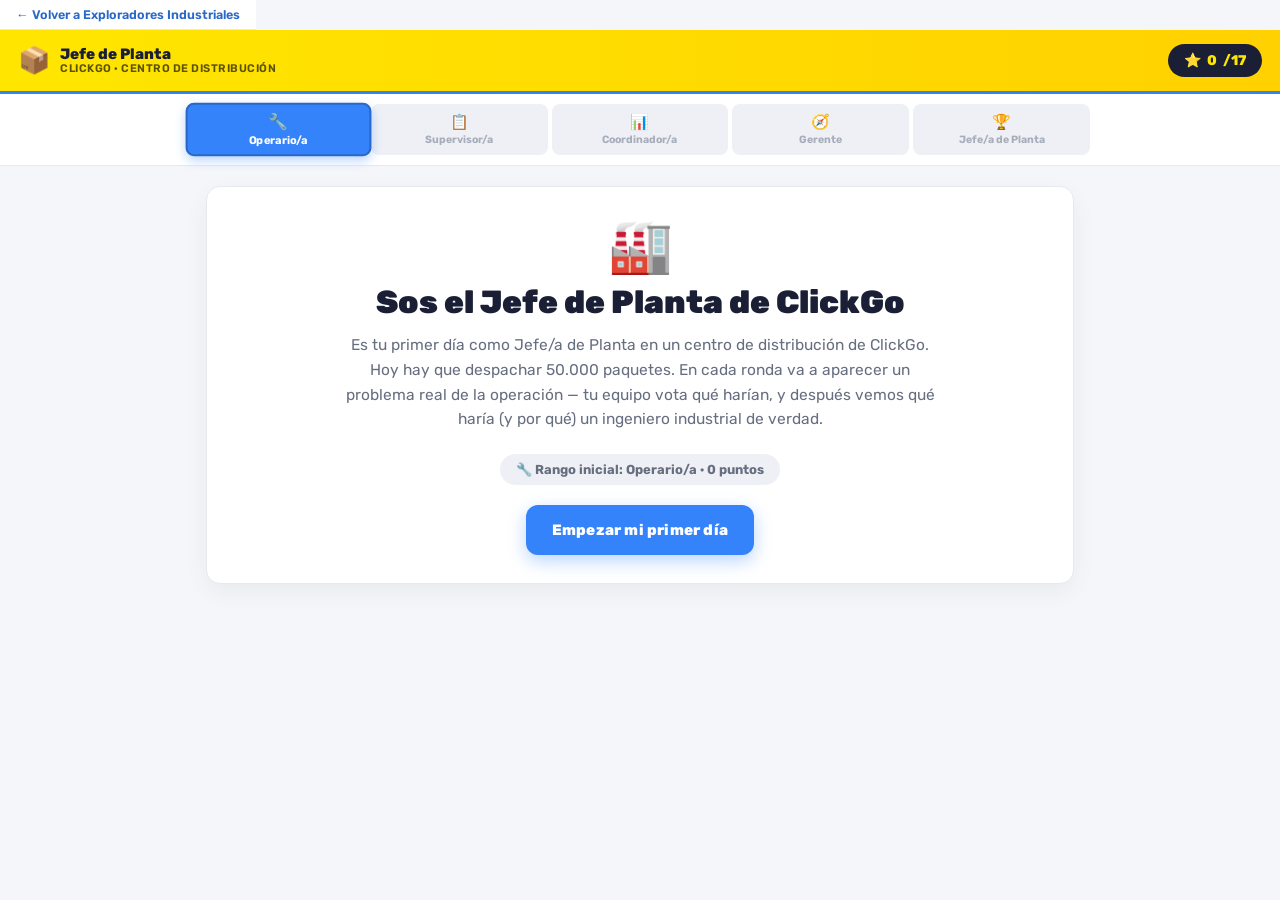
<file: juegos/clickgo.html>
<!DOCTYPE html>
<html lang="es">
<head>
<meta charset="UTF-8">
<meta name="viewport" content="width=device-width, initial-scale=1.0">
<title>Sos el Jefe de Planta de ClickGo</title>
<style>
@import url('https://fonts.googleapis.com/css2?family=Rubik:wght@400;500;600;700;800;900&display=swap');

:root{
  --cg-yellow:#FFE600;
  --cg-yellow-deep:#FFD100;
  --cg-blue:#3483FA;
  --cg-blue-deep:#2968C8;
  --ink:#1a1f36;
  --muted:#666e80;
  --bg:#F5F6FA;
  --card:#FFFFFF;
  --line:#E6E9F0;
  --ok:#00A650;
  --mid:#FF9900;
  --bad:#E53935;
  --radius:14px;
}
*{box-sizing:border-box;}
html,body{margin:0;padding:0;}
body{
  font-family:'Rubik', Arial, sans-serif;
  background:var(--bg);
  color:var(--ink);
  min-height:100vh;
}

.back-link{
  display:inline-flex;align-items:center;gap:6px;
  padding:7px 16px;
  font-size:12.5px;font-weight:600;color:var(--cg-blue-deep);
  text-decoration:none;background:#fff;
  border-bottom:1px solid var(--line);
}
.back-link:hover{color:var(--cg-blue);}

.topbar{
  background:linear-gradient(90deg, var(--cg-yellow) 0%, var(--cg-yellow-deep) 100%);
  padding:14px 18px;
  display:flex;align-items:center;justify-content:space-between;flex-wrap:wrap;gap:10px;
  border-bottom:3px solid var(--cg-blue);
}
.brand{display:flex;align-items:center;gap:10px;}
.brand .box{font-size:26px;}
.brand .txt{display:flex;flex-direction:column;line-height:1.15;}
.brand .txt b{font-size:15px;font-weight:800;color:var(--ink);}
.brand .txt span{font-size:11px;color:#5b5200;letter-spacing:.5px;text-transform:uppercase;font-weight:600;}

.points-pill{
  background:var(--ink);color:var(--cg-yellow);
  font-weight:800;font-size:14px;border-radius:20px;
  padding:8px 16px;display:flex;align-items:center;gap:6px;
}

/* rank bar */
.rankbar-wrap{
  background:#fff;border-bottom:1px solid var(--line);
  padding:10px 16px;
}
.rankbar{
  display:flex;max-width:900px;margin:0 auto;gap:4px;
}
.rank-seg{
  flex:1;text-align:center;padding:7px 2px;border-radius:8px;
  font-size:10.5px;font-weight:700;color:#a7adba;background:#eef0f5;
  display:flex;flex-direction:column;align-items:center;gap:2px;
  transition:all .25s ease;
  border:2px solid transparent;
}
.rank-seg .em{font-size:15px;}
.rank-seg.done{background:#e8f8ee;color:var(--ok);}
.rank-seg.current{background:var(--cg-blue);color:#fff;border-color:var(--cg-blue-deep);transform:scale(1.05);box-shadow:0 4px 10px #3483fa55;}

.rankup-toast{
  position:fixed;top:70px;left:50%;transform:translateX(-50%) translateY(-20px);
  background:var(--ink);color:var(--cg-yellow);font-weight:800;font-size:14px;
  padding:12px 22px;border-radius:30px;box-shadow:0 8px 24px #0004;
  opacity:0;pointer-events:none;transition:all .35s ease;z-index:300;
  display:flex;align-items:center;gap:8px;
}
.rankup-toast.show{opacity:1;transform:translateX(-50%) translateY(0);}

.wrap{max-width:900px;margin:0 auto;padding:20px 16px 60px;}

.screen{display:none;}
.screen.active{display:block;animation:fadeIn .3s ease;}
@keyframes fadeIn{from{opacity:0;transform:translateY(8px)}to{opacity:1;transform:translateY(0)}}

/* intro */
.intro-card{
  background:var(--card);border-radius:var(--radius);
  padding:28px 24px;border:1px solid var(--line);
  box-shadow:0 8px 24px #0000000d;text-align:center;
}
.intro-card .emoji{font-size:52px;margin-bottom:6px;}
.intro-card h1{font-size:clamp(24px,5vw,32px);font-weight:900;margin:6px 0 12px;}
.intro-card p{color:var(--muted);font-size:15.5px;line-height:1.6;max-width:60ch;margin:0 auto 22px;}
.intro-rank{
  display:inline-flex;align-items:center;gap:8px;
  background:#eef0f5;border-radius:20px;padding:8px 16px;font-weight:700;font-size:13px;
  margin-bottom:20px;color:var(--muted);
}

.btn{
  appearance:none;border:none;cursor:pointer;font-family:inherit;
  font-weight:800;letter-spacing:.2px;border-radius:12px;padding:16px 26px;
  font-size:15px;transition:transform .12s ease, box-shadow .12s ease;
}
.btn:active{transform:translateY(2px) scale(.98);}
.btn-primary{
  background:var(--cg-blue);color:#fff;
  box-shadow:0 6px 18px #3483fa55;
}
.btn-primary:hover{box-shadow:0 8px 22px #3483fa77;}
.btn-primary:disabled{opacity:.5;cursor:default;box-shadow:none;}
.btn-ghost{
  background:#fff;border:1.5px solid var(--line);color:var(--ink);
}
.btn-ghost:hover{border-color:var(--cg-blue);}

/* round header */
.round-meta{
  display:flex;align-items:center;justify-content:space-between;flex-wrap:wrap;gap:10px;
  margin-bottom:16px;
}
.round-count{font-size:13px;font-weight:700;color:var(--muted);}
.type-tag{
  font-size:12px;font-weight:800;padding:6px 14px;border-radius:20px;
}
.type-tag.diagnostico{background:#e8f0fe;color:var(--cg-blue-deep);}
.type-tag.decision{background:#fff4e0;color:#b56a00;}
.type-tag.final{background:#fdeaea;color:#b3261e;}

/* situation card */
.round-card{
  background:var(--card);border-radius:var(--radius);border:1px solid var(--line);
  padding:22px 20px;box-shadow:0 8px 24px #0000000d;
}
.round-card .emoji{font-size:38px;margin-bottom:6px;display:block;}
.round-card h2{font-size:clamp(19px,4vw,24px);font-weight:800;margin:2px 0 10px;}
.round-card .situation{color:var(--muted);font-size:15px;line-height:1.6;margin-bottom:14px;}
.round-card .question{font-weight:700;font-size:15.5px;margin-bottom:16px;color:var(--ink);}

.options{display:flex;flex-direction:column;gap:12px;}
.opt-btn{
  display:flex;align-items:flex-start;gap:12px;text-align:left;
  background:#fff;border:2px solid var(--line);border-radius:12px;
  padding:14px 16px;cursor:pointer;font-family:inherit;
  transition:all .15s ease;
}
.opt-btn:hover:not(.locked){border-color:var(--cg-blue);background:#f7faff;}
.opt-btn .lbl{
  flex:none;width:30px;height:30px;border-radius:8px;background:var(--ink);color:var(--cg-yellow);
  display:flex;align-items:center;justify-content:center;font-weight:800;font-size:14px;
}
.opt-btn .body{flex:1;}
.opt-btn .txt{font-weight:600;font-size:14.5px;color:var(--ink);}
.opt-btn .icon{flex:none;font-size:20px;}
.opt-btn.locked{cursor:default;}
.opt-btn.selected{border-color:var(--cg-blue);background:#eef4ff;}
.opt-btn.mark-ok{border-color:var(--ok);background:#eafaf0;}
.opt-btn.mark-mid{border-color:var(--mid);background:#fff6e8;}
.opt-btn.mark-bad{border-color:var(--bad);background:#fdecec;}

.pros-cons{margin-top:8px;display:none;flex-direction:column;gap:4px;font-size:13px;}
.pros-cons.show{display:flex;}
.pros-cons .pro{color:var(--ok);}
.pros-cons .con{color:#b3261e;}

/* feedback panel */
.feedback{
  margin-top:18px;padding-top:18px;border-top:2px dashed var(--line);
  display:none;
}
.feedback.show{display:block;animation:fadeIn .3s ease;}
.feedback .who{
  font-size:11.5px;font-weight:800;letter-spacing:1.5px;text-transform:uppercase;
  color:var(--cg-blue-deep);margin-bottom:8px;display:block;
}
.feedback p{font-size:14.5px;line-height:1.6;color:var(--ink);margin:0 0 10px;}
.concept-chip{
  display:inline-block;background:var(--cg-yellow);color:var(--ink);
  font-weight:800;font-size:12.5px;padding:8px 14px;border-radius:10px;margin-top:4px;
}
.points-earned{
  display:inline-flex;align-items:center;gap:6px;font-weight:800;font-size:13.5px;
  background:var(--ink);color:var(--cg-yellow);padding:6px 14px;border-radius:20px;margin-bottom:12px;
}

.next-row{margin-top:20px;display:flex;justify-content:flex-end;}

/* final screen */
.final-card{
  background:var(--card);border-radius:var(--radius);border:1px solid var(--line);
  padding:32px 24px;text-align:center;box-shadow:0 8px 24px #0000000d;
}
.final-card .badge-emoji{font-size:64px;}
.final-card h1{font-size:clamp(22px,5vw,30px);font-weight:900;margin:8px 0 4px;}
.final-card .rank-name{color:var(--cg-blue-deep);}
.final-score{
  font-family:inherit;font-weight:800;font-size:20px;color:var(--muted);margin:6px 0 18px;
}
.final-score b{color:var(--ink);font-size:26px;}
.final-card p{font-size:15px;line-height:1.6;color:var(--muted);max-width:56ch;margin:0 auto 22px;}
.final-progress{margin:0 auto 22px;max-width:520px;}
.final-actions{display:flex;gap:10px;justify-content:center;flex-wrap:wrap;}

@media (max-width:520px){
  .opt-btn{flex-wrap:wrap;}
}
</style>
</head>
<body>

<a class="back-link" href="../index.html">← Volver a Exploradores Industriales</a>

<div class="topbar">
  <div class="brand">
    <span class="box">📦</span>
    <div class="txt">
      <b>Jefe de Planta</b>
      <span>ClickGo · Centro de distribución</span>
    </div>
  </div>
  <div class="points-pill">⭐ <span id="pointsDisplay">0</span>/17</div>
</div>

<div class="rankbar-wrap">
  <div class="rankbar" id="rankBar"></div>
</div>

<div class="rankup-toast" id="rankupToast"></div>

<div class="wrap">

  <!-- INTRO -->
  <div class="screen active" id="screen-intro">
    <div class="intro-card">
      <div class="emoji">🏭</div>
      <h1>Sos el Jefe de Planta de ClickGo</h1>
      <p>Es tu primer día como Jefe/a de Planta en un centro de distribución de ClickGo. Hoy hay que despachar 50.000 paquetes. En cada ronda va a aparecer un problema real de la operación — tu equipo vota qué harían, y después vemos qué haría (y por qué) un ingeniero industrial de verdad.</p>
      <div class="intro-rank">🔧 Rango inicial: Operario/a · 0 puntos</div>
      <div>
        <button class="btn btn-primary" onclick="startGame()">Empezar mi primer día</button>
      </div>
    </div>
  </div>

  <!-- GAME -->
  <div class="screen" id="screen-game">
    <div class="round-meta">
      <span class="round-count" id="roundCount">Ronda 1 de 9</span>
      <span class="type-tag" id="typeTag"></span>
    </div>
    <div class="round-card" id="roundCard"><!-- filled by JS --></div>
  </div>

  <!-- FINAL -->
  <div class="screen" id="screen-final">
    <div class="final-card">
      <div class="badge-emoji" id="finalEmoji">🏆</div>
      <h1>Rango final: <span class="rank-name" id="finalRankName">Jefe/a de Planta</span></h1>
      <div class="final-score"><b id="finalScore">0</b>/17 puntos</div>
      <div class="final-progress"><div class="rankbar" id="finalRankBar"></div></div>
      <p id="finalText"></p>
      <div class="final-actions">
        <button class="btn btn-primary" onclick="restartGame()">Jugar de nuevo</button>
        <a class="btn btn-ghost" href="../index.html">← Volver a Exploradores Industriales</a>
      </div>
    </div>
  </div>

</div>

<script>
const RANKS = [
  {min:0,  max:4,  name:'Operario/a',       emoji:'🔧', text:'Hoy sobreviviste tu primer día — y eso ya es mucho. La ingeniería industrial se aprende resolviendo problemas reales, ronda tras ronda.'},
  {min:5,  max:8,  name:'Supervisor/a',     emoji:'📋', text:'Empezás a ver los procesos con otros ojos: ya no solo apagás incendios, entendés por qué se producen.'},
  {min:9,  max:11, name:'Coordinador/a',    emoji:'📊', text:'Sabés priorizar y organizar recursos bajo presión — la mitad del trabajo de un ingeniero industrial es justamente eso.'},
  {min:12, max:14, name:'Gerente',          emoji:'🧭', text:'Tomás buenas decisiones con datos y pensás en el sistema completo, no solo en el problema del momento.'},
  {min:15, max:17, name:'Jefe/a de Planta', emoji:'🏆', text:'Pensás como un ingeniero industrial: identificás restricciones, priorizás con criterio y sabés que a veces no hay una única respuesta correcta. Bienvenido/a al rol.'},
];

function getRank(points){
  return RANKS.find(r=>points>=r.min && points<=r.max) || RANKS[RANKS.length-1];
}
function getRankIndex(points){
  return RANKS.findIndex(r=>points>=r.min && points<=r.max);
}

const ROUNDS = [
  {
    n:1, icon:'📦', type:'diagnostico',
    title:'Se rompe una cinta transportadora',
    situation:'Se rompe una cinta transportadora en plena mañana. El flujo de paquetes hacia el sector de despacho se corta.',
    question:'¿Qué hacés?',
    options:[
      {label:'A', text:'Esperar a que mantenimiento la repare', points:1},
      {label:'B', text:'Reorganizar el flujo por otra línea', points:2},
      {label:'C', text:'Frenar toda la operación', points:0},
    ],
    explanation:'Un ingeniero industrial diseña procesos pensando en que algo se va a romper tarde o temprano — por eso conviene tener flexibilidad y rutas alternativas. Frenar todo paraliza la planta por un problema local; esperar sin más deja capacidad ociosa. Reorganizar el flujo mantiene la operación funcionando.',
    concept:'Redundancia y flexibilidad de procesos.'
  },
  {
    n:2, icon:'🚚', type:'diagnostico',
    title:'Llegan el doble de pedidos de lo esperado',
    situation:'Un pico de ventas hace que lleguen el doble de pedidos de lo esperado para hoy.',
    question:'¿Qué priorizás primero?',
    options:[
      {label:'A', text:'Velocidad', points:1},
      {label:'B', text:'Calidad', points:1},
      {label:'C', text:'Organización del equipo', points:2},
    ],
    explanation:'Sin organizar la capacidad disponible primero, apurar todo o cuidar cada detalle termina perdiendo velocidad y calidad al mismo tiempo. Reorganizar el equipo primero permite sostener ambas cosas después.',
    concept:'Gestión de la capacidad antes que la urgencia.'
  },
  {
    n:3, icon:'👥', type:'diagnostico',
    title:'Faltó el 20% del personal',
    situation:'Hoy faltó el 20% del personal, y hay que seguir despachando.',
    question:'¿Cómo reorganizás la operación?',
    options:[
      {label:'A', text:'Pedirle horas extra al resto del equipo', points:1},
      {label:'B', text:'Redistribuir tareas priorizando las estaciones que frenan todo el proceso', points:2},
      {label:'C', text:'Mantener el mismo plan del día y aceptar que se va a atrasar', points:0},
    ],
    explanation:'No todas las estaciones son igual de críticas. Si falta gente en la estación que es cuello de botella, ahí hay que concentrar los recursos. Pedir horas extra a ciegas puede reforzar una estación que no lo necesitaba.',
    concept:'Teoría de las restricciones.'
  },
  {
    n:4, icon:'📈', type:'diagnostico',
    title:'Reclamos porque los paquetes llegan tarde',
    situation:'Empiezan a llegar reclamos de clientes porque muchos paquetes están llegando tarde.',
    question:'¿Qué indicador mirarías primero para entender el problema?',
    options:[
      {label:'A', text:'Tiempo de ciclo por pedido — cuánto tarda cada paquete en recorrer todo el proceso', points:2},
      {label:'B', text:'Cantidad total de paquetes despachados por día', points:1},
      {label:'C', text:'Costo operativo diario', points:0},
    ],
    explanation:'Si el problema es que llegan tarde, el indicador que explica eso es el tiempo de ciclo. El volumen total dice si se despacha mucho o poco, no dónde se generan las demoras.',
    concept:'Elegir el KPI correcto para cada problema.'
  },
  {
    n:5, icon:'♻️', type:'diagnostico',
    title:'Te piden reducir costos sin afectar al cliente',
    situation:'La gerencia general pide bajar los costos operativos, sin que el cliente lo note.',
    question:'¿Qué hacés?',
    options:[
      {label:'A', text:'Bajar la calidad de los materiales de embalaje', points:0},
      {label:'B', text:'Optimizar rutas internas y eliminar tiempos muertos del proceso', points:2},
      {label:'C', text:'Despedir personal', points:0},
    ],
    explanation:'Bajar la calidad del embalaje o cortar personal de golpe sí afecta al cliente tarde o temprano. La forma de reducir costos sin que se note es sacarle tiempos muertos y recorridos innecesarios al proceso.',
    concept:'Mejora de procesos vs. recortar alcance o calidad.'
  },
  {
    n:6, icon:'💰', type:'decision',
    title:'Solo alcanza para UNA mejora',
    situation:'Tenés presupuesto para hacer una sola mejora este trimestre. ¿Cuál elegís?',
    question:'',
    options:[
      {label:'A', text:'Comprar más robots', ventaja:'Acelera el proceso y reduce errores manuales.', desventaja:'Inversión alta, no resuelve organización ni personal.'},
      {label:'B', text:'Capacitar a los empleados', ventaja:'Mejora calidad y motivación, costo relativamente bajo.', desventaja:'Resultados más lentos, depende de que el proceso ya esté bien diseñado.'},
      {label:'C', text:'Ampliar el depósito', ventaja:'Resuelve espacio y permite crecer.', desventaja:'Inversión muy alta, no soluciona nada operativo en lo inmediato.'},
      {label:'D', text:'Mejorar el software de gestión', ventaja:'Mejora visibilidad y planificación.', desventaja:'Requiere adaptación, no reemplaza mejoras físicas si el cuello de botella es de espacio o de gente.'},
    ],
    closing:'No hay respuesta correcta — depende del problema más urgente de la planta en ese momento.'
  },
  {
    n:7, icon:'🔍', type:'diagnostico',
    title:'Aumentan los errores de picking',
    situation:'Empiezan a aumentar los errores al preparar los pedidos.',
    question:'¿Qué hacés?',
    options:[
      {label:'A', text:'Poner más cámaras para vigilar a los operarios', points:0},
      {label:'B', text:'Rediseñar el proceso de picking y capacitar en el nuevo método', points:2},
      {label:'C', text:'Sumar más personal de control de calidad al final de la línea', points:1},
    ],
    explanation:'Vigilar no arregla el proceso, y controlar al final detecta errores pero no evita que sigan ocurriendo. Rediseñar el proceso ataca la causa raíz.',
    concept:'Atacar la causa raíz, no solo controlar el síntoma.'
  },
  {
    n:8, icon:'🎄', type:'decision',
    title:'Pico de fin de año',
    situation:'Se viene el pico de pedidos más grande del año. ¿Cómo absorbés la demanda extra?',
    question:'',
    options:[
      {label:'A', text:'Horas extra al equipo actual', ventaja:'Rápido, sin curva de aprendizaje.', desventaja:'Cansancio del equipo, más errores si se extiende.'},
      {label:'B', text:'Contratar personal temporario', ventaja:'Suma capacidad real sin agotar al equipo estable.', desventaja:'Hay que capacitarlos rápido, rinden menos al principio.'},
      {label:'C', text:'Tercerizar parte de la operación', ventaja:'Capacidad casi inmediata.', desventaja:'Menos control de calidad, depende de un tercero.'},
      {label:'D', text:'Reducir temporalmente el mix de productos despachados', ventaja:'Simplifica el proceso, reduce errores.', desventaja:'Algunos clientes no encuentran ciertos productos durante el pico.'},
    ],
    closing:'Las empresas reales suelen combinar varias opciones a la vez — no existe una única forma correcta de absorber un pico.'
  },
  {
    n:9, icon:'🏆', type:'final',
    title:'El día antes de Navidad',
    situation:'Último día antes de Navidad. Hay que despachar 50.000 paquetes, falta personal, se rompió una cinta y llegaron reclamos por demoras — todo junto. Solo podés tomar una acción inmediata.',
    question:'¿Qué hacés?',
    options:[
      {label:'A', text:'Identificar el cuello de botella actual y concentrar ahí todos los recursos', points:3},
      {label:'B', text:'Repartir el problema en partes iguales entre todas las estaciones', points:1},
      {label:'C', text:'Priorizar despachar rápido aunque se desordene el picking', points:0},
    ],
    explanation:'Repartir esfuerzos en partes iguales suena justo pero no es eficiente — hay una restricción que limita todo el sistema, y ahí hay que concentrarse primero.',
    concept:'Pensamiento sistémico — priorizar la restricción que más limita al conjunto.'
  },
];

const TYPE_LABELS = {
  diagnostico: {cls:'diagnostico', txt:'🔍 Diagnóstico'},
  decision:    {cls:'decision',    txt:'⚖️ Decisión'},
  final:       {cls:'final',       txt:'🏆 Reto final'},
};

let currentIdx = 0;
let totalPoints = 0;
let answered = false;
let lastRankIdx = 0;

function renderRankBar(points, targetId){
  const el = document.getElementById(targetId);
  const rankIdx = getRankIndex(points);
  el.innerHTML = RANKS.map((r,i)=>{
    let cls = 'rank-seg';
    if(i < rankIdx) cls += ' done';
    if(i === rankIdx) cls += ' current';
    return `<div class="${cls}"><span class="em">${r.emoji}</span><span>${r.name}</span></div>`;
  }).join('');
}

function updatePointsDisplay(){
  document.getElementById('pointsDisplay').textContent = totalPoints;
  renderRankBar(totalPoints, 'rankBar');
}

function maybeShowRankUp(){
  const idx = getRankIndex(totalPoints);
  if(idx > lastRankIdx){
    const r = RANKS[idx];
    const toast = document.getElementById('rankupToast');
    toast.textContent = `${r.emoji} ¡Ascendiste a ${r.name}!`;
    toast.classList.add('show');
    setTimeout(()=>toast.classList.remove('show'), 2200);
  }
  lastRankIdx = idx;
}

function startGame(){
  document.getElementById('screen-intro').classList.remove('active');
  document.getElementById('screen-game').classList.add('active');
  currentIdx = 0;
  totalPoints = 0;
  lastRankIdx = 0;
  updatePointsDisplay();
  renderRound();
}

function renderRound(){
  const round = ROUNDS[currentIdx];
  answered = false;
  document.getElementById('roundCount').textContent = `Ronda ${round.n} de 9`;
  const tag = TYPE_LABELS[round.type];
  const tagEl = document.getElementById('typeTag');
  tagEl.className = 'type-tag ' + tag.cls;
  tagEl.textContent = tag.txt;

  const optionsHtml = round.options.map((opt, i)=>{
    if(round.type === 'decision'){
      return `<button class="opt-btn" id="opt-${i}" onclick="selectOption(${i})">
        <span class="lbl">${opt.label}</span>
        <span class="body">
          <span class="txt">${opt.text}</span>
          <div class="pros-cons" id="proscons-${i}">
            <span class="pro">✅ ${opt.ventaja}</span>
            <span class="con">⚠️ ${opt.desventaja}</span>
          </div>
        </span>
      </button>`;
    }
    return `<button class="opt-btn" id="opt-${i}" onclick="selectOption(${i})">
      <span class="lbl">${opt.label}</span>
      <span class="body"><span class="txt">${opt.text}</span></span>
      <span class="icon" id="icon-${i}"></span>
    </button>`;
  }).join('');

  document.getElementById('roundCard').innerHTML = `
    <span class="emoji">${round.icon}</span>
    <h2>${round.title}</h2>
    <p class="situation">${round.situation}</p>
    ${round.question ? `<p class="question">${round.question}</p>` : ''}
    <div class="options">${optionsHtml}</div>
    <div class="feedback" id="feedback"></div>
  `;
}

function selectOption(i){
  if(answered) return;
  answered = true;
  const round = ROUNDS[currentIdx];
  const opt = round.options[i];

  document.querySelectorAll('.opt-btn').forEach(b=>b.classList.add('locked'));
  document.getElementById(`opt-${i}`).classList.add('selected');

  let earned = 0;
  let feedbackHtml = '';

  if(round.type === 'decision'){
    earned = 1;
    round.options.forEach((o, idx)=>{
      document.getElementById(`proscons-${idx}`).classList.add('show');
    });
    feedbackHtml = `
      <span class="points-earned">+1 punto por participar</span>
      <span class="who">Cierre de la ronda</span>
      <p>${round.closing}</p>
    `;
  } else {
    earned = opt.points;
    const maxPoints = Math.max(...round.options.map(o=>o.points));
    round.options.forEach((o, idx)=>{
      const iconEl = document.getElementById(`icon-${idx}`);
      let icon = '', markCls = '';
      if(o.points === maxPoints){ icon = '✅'; markCls = 'mark-ok'; }
      else if(o.points === 0){ icon = '❌'; markCls = 'mark-bad'; }
      else { icon = '🟡'; markCls = 'mark-mid'; }
      iconEl.textContent = icon;
      document.getElementById(`opt-${idx}`).classList.add(markCls);
    });
    feedbackHtml = `
      <span class="points-earned">+${earned} punto${earned===1?'':'s'}</span>
      <span class="who">Explicación del ingeniero industrial</span>
      <p>${round.explanation}</p>
      <span class="concept-chip">💡 ${round.concept}</span>
    `;
  }

  totalPoints += earned;
  updatePointsDisplay();
  maybeShowRankUp();

  const fb = document.getElementById('feedback');
  fb.innerHTML = feedbackHtml + `
    <div class="next-row">
      <button class="btn btn-primary" onclick="nextRound()">${currentIdx===ROUNDS.length-1 ? 'Ver resultado final' : 'Siguiente ronda'}</button>
    </div>
  `;
  fb.classList.add('show');
}

function nextRound(){
  currentIdx++;
  if(currentIdx >= ROUNDS.length){
    showFinal();
  } else {
    renderRound();
  }
}

function showFinal(){
  document.getElementById('screen-game').classList.remove('active');
  document.getElementById('screen-final').classList.add('active');
  const rank = getRank(totalPoints);
  document.getElementById('finalEmoji').textContent = rank.emoji;
  document.getElementById('finalRankName').textContent = rank.name;
  document.getElementById('finalScore').textContent = totalPoints;
  document.getElementById('finalText').textContent = rank.text;
  renderRankBar(totalPoints, 'finalRankBar');
  // shared score key read by the Exploradores Industriales hub
  try{ localStorage.setItem('exploradores_score_clickgo', String(totalPoints)); }catch(e){}
}

function restartGame(){
  document.getElementById('screen-final').classList.remove('active');
  document.getElementById('screen-intro').classList.add('active');
  totalPoints = 0;
  lastRankIdx = 0;
  updatePointsDisplay();
}

updatePointsDisplay();
</script>
</body>
</html>
</file>
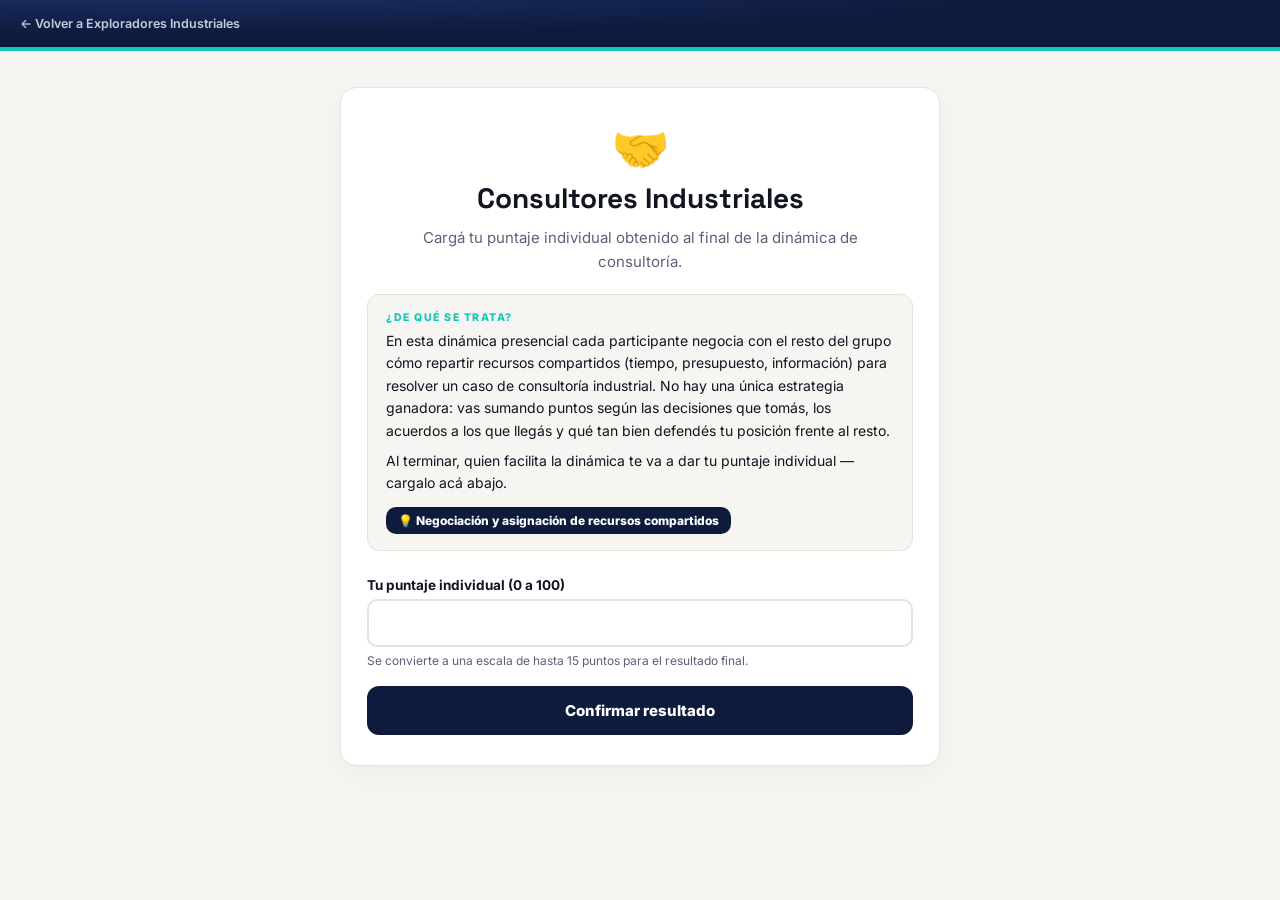
<file: juegos/consultores.html>
<!DOCTYPE html>
<html lang="es">
<head>
<meta charset="UTF-8">
<meta name="viewport" content="width=device-width, initial-scale=1.0">
<title>Consultores Industriales — Exploradores Industriales</title>
<link rel="stylesheet" href="../styles/shared.css">
<style>
.activity-header{
  background:radial-gradient(ellipse at 15% -20%, #1c2f66 0%, transparent 55%), var(--hub-navy);
  color:#fff;padding:16px 20px;
  border-bottom:4px solid var(--hub-teal);
  display:flex;align-items:center;justify-content:space-between;flex-wrap:wrap;gap:10px;
}
.activity-header .back-link{color:#c7cce0;}
.activity-header .back-link:hover{color:#fff;}
.activity-wrap{max-width:640px;margin:0 auto;padding:36px 20px 60px;}
.activity-card{
  background:#fff;border-radius:var(--radius);border:1px solid var(--hub-line);
  padding:30px 26px;box-shadow:0 10px 30px #0000000a;text-align:center;
}
.activity-card .emoji{font-size:46px;margin-bottom:6px;}
.activity-card h1{font-size:clamp(22px,5vw,28px);font-weight:800;margin:6px 0 10px;}
.activity-card p.desc{font-size:15px;line-height:1.6;color:var(--hub-muted);max-width:52ch;margin:0 auto 20px;}

.explain-box{
  text-align:left;background:#F6F5F1;border:1px solid var(--hub-line);border-radius:12px;
  padding:16px 18px;margin-bottom:26px;
}
.explain-box .eyebrow{
  display:block;font-size:10.5px;font-weight:800;letter-spacing:1.5px;text-transform:uppercase;
  color:var(--hub-teal);margin-bottom:6px;
}
.explain-box p{font-size:14px;line-height:1.6;color:var(--hub-ink);margin:0 0 8px;}
.explain-box p:last-child{margin-bottom:0;}
.explain-box .concept-chip{
  display:inline-block;background:var(--hub-navy);color:#fff;
  font-weight:800;font-size:12px;padding:6px 12px;border-radius:10px;margin-top:4px;
}

.form-row{margin-bottom:18px;text-align:left;}
.form-row label{display:block;font-weight:700;font-size:13.5px;color:var(--hub-ink);margin-bottom:6px;}
.form-row input{
  width:100%;font-family:inherit;font-size:16px;padding:12px 14px;
  border:2px solid var(--hub-line);border-radius:10px;color:var(--hub-ink);
}
.form-row input:focus{outline:none;border-color:var(--hub-teal);}
.form-row .hint{font-size:12px;color:var(--hub-muted);margin-top:6px;}

.error-msg{
  display:none;background:#fdecec;border:1px solid #f3b3b3;color:#b3261e;
  font-size:13.5px;font-weight:600;border-radius:10px;padding:10px 14px;margin-bottom:16px;text-align:left;
}
.error-msg.show{display:block;}

.btn-primary{
  appearance:none;border:none;cursor:pointer;font-family:inherit;width:100%;
  font-weight:800;font-size:15px;border-radius:12px;padding:15px 26px;
  background:var(--hub-navy);color:#fff;
  transition:transform .12s ease, box-shadow .12s ease;
}
.btn-primary:hover{box-shadow:0 8px 20px #0e1b3d55;}
.btn-primary:active{transform:translateY(2px) scale(.98);}

.result-panel{
  display:none;margin-top:22px;padding-top:22px;border-top:2px dashed var(--hub-line);
}
.result-panel.show{display:block;animation:fadeIn .3s ease;}
@keyframes fadeIn{from{opacity:0;transform:translateY(6px)}to{opacity:1;transform:translateY(0)}}
.result-panel .msg{
  font-size:17px;font-weight:700;color:var(--hub-ink);margin-bottom:16px;
}
.result-panel .pts{color:var(--hub-teal);}
.back-link-cta{
  display:inline-flex;align-items:center;gap:6px;text-decoration:none;
  font-weight:700;font-size:14px;color:var(--hub-navy);
}
.back-link-cta:hover{color:var(--hub-teal);}
</style>
</head>
<body>

<div class="activity-header">
  <a class="back-link" href="../index.html">← Volver a Exploradores Industriales</a>
</div>

<div class="activity-wrap">
  <div class="activity-card">
    <div class="emoji">🤝</div>
    <h1>Consultores Industriales</h1>
    <p class="desc">Cargá tu puntaje individual obtenido al final de la dinámica de consultoría.</p>

    <div class="explain-box">
      <span class="eyebrow">¿De qué se trata?</span>
      <p>En esta dinámica presencial cada participante negocia con el resto del grupo cómo repartir recursos compartidos (tiempo, presupuesto, información) para resolver un caso de consultoría industrial. No hay una única estrategia ganadora: vas sumando puntos según las decisiones que tomás, los acuerdos a los que llegás y qué tan bien defendés tu posición frente al resto.</p>
      <p>Al terminar, quien facilita la dinámica te va a dar tu puntaje individual — cargalo acá abajo.</p>
      <span class="concept-chip">💡 Negociación y asignación de recursos compartidos</span>
    </div>

    <div class="form-block" id="formBlock">
      <div class="error-msg" id="errorMsg"></div>
      <div class="form-row">
        <label for="scoreInput">Tu puntaje individual (0 a 100)</label>
        <input type="number" id="scoreInput" min="0" max="100" step="1" inputmode="numeric">
        <div class="hint">Se convierte a una escala de hasta 15 puntos para el resultado final.</div>
      </div>
      <button class="btn-primary" onclick="confirmResult()">Confirmar resultado</button>
    </div>

    <div class="result-panel" id="resultPanel">
      <div class="msg" id="resultMsg"></div>
      <a class="back-link-cta" href="../index.html">← Volver a Exploradores Industriales</a>
    </div>
  </div>
</div>

<script>
const MAX_SCORE = 100;
const MAX_POINTS = 15;

function showError(msg){
  const el = document.getElementById('errorMsg');
  el.textContent = msg;
  el.classList.add('show');
}
function hideError(){
  document.getElementById('errorMsg').classList.remove('show');
}

function confirmResult(){
  hideError();
  const raw = document.getElementById('scoreInput').value;
  const score = Number(raw);

  if(raw === '' || !Number.isFinite(score)){
    showError('Completá el campo con un número.');
    return;
  }
  if(!Number.isInteger(score) || score < 0 || score > MAX_SCORE){
    showError(`El puntaje tiene que ser un número entero entre 0 y ${MAX_SCORE}.`);
    return;
  }

  const points = Math.round((score / MAX_SCORE) * MAX_POINTS);
  try{ localStorage.setItem('exploradores_score_consultores', String(points)); }catch(e){}

  document.getElementById('formBlock').style.display = 'none';
  const msg = document.getElementById('resultMsg');
  msg.innerHTML = `¡Cargado! Sumaste <span class="pts">${points} puntos</span> (${score} de ${MAX_SCORE} en la dinámica).`;
  document.getElementById('resultPanel').classList.add('show');
}
</script>
</body>
</html>
</file>
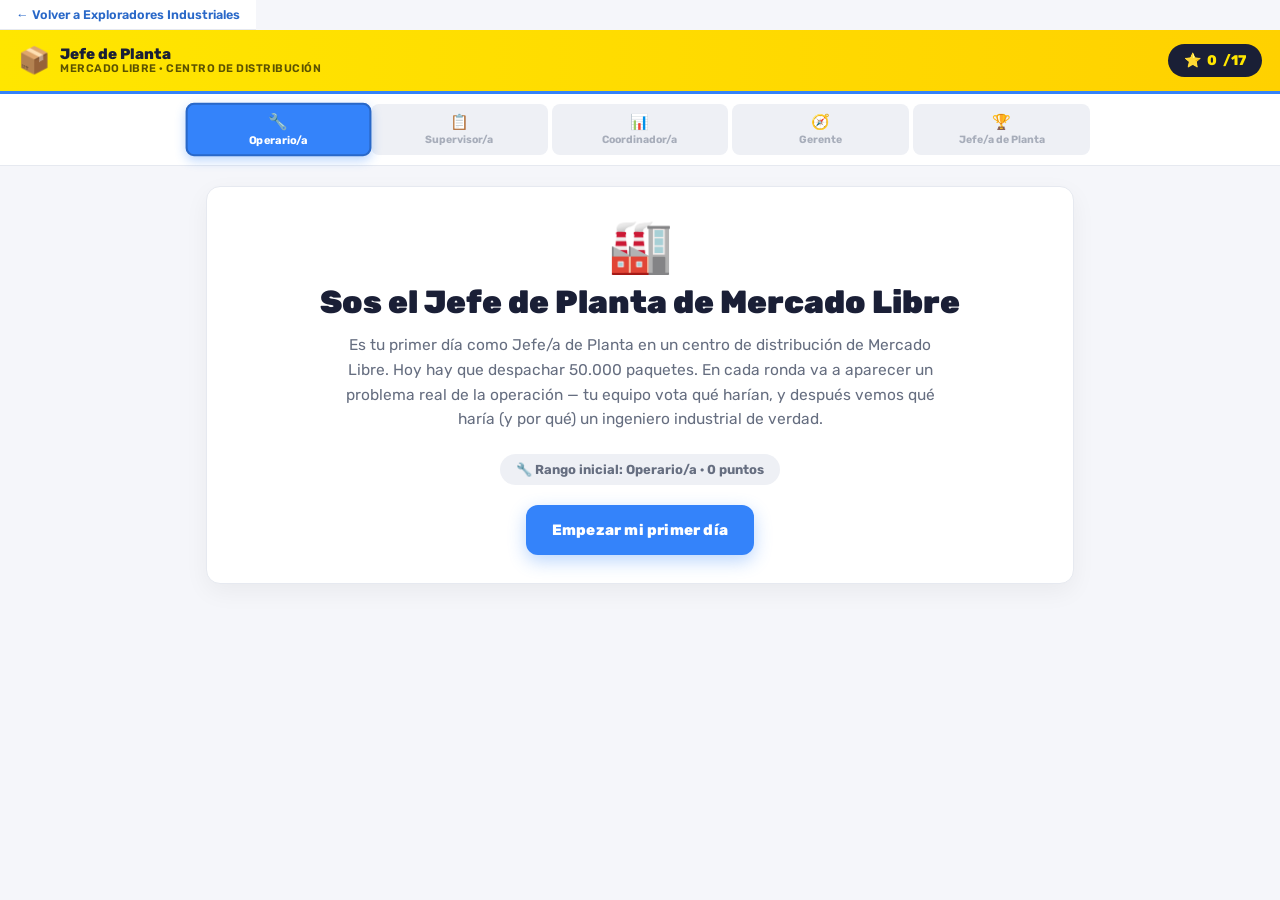
<file: juegos/jefe-de-planta.html>
<!DOCTYPE html>
<html lang="es">
<head>
<meta charset="UTF-8">
<meta name="viewport" content="width=device-width, initial-scale=1.0">
<title>Sos el Jefe de Planta de Mercado Libre</title>
<style>
@import url('https://fonts.googleapis.com/css2?family=Rubik:wght@400;500;600;700;800;900&display=swap');

:root{
  --meli-yellow:#FFE600;
  --meli-yellow-deep:#FFD100;
  --meli-blue:#3483FA;
  --meli-blue-deep:#2968C8;
  --ink:#1a1f36;
  --muted:#666e80;
  --bg:#F5F6FA;
  --card:#FFFFFF;
  --line:#E6E9F0;
  --ok:#00A650;
  --mid:#FF9900;
  --bad:#E53935;
  --radius:14px;
}
*{box-sizing:border-box;}
html,body{margin:0;padding:0;}
body{
  font-family:'Rubik', Arial, sans-serif;
  background:var(--bg);
  color:var(--ink);
  min-height:100vh;
}

.back-link{
  display:inline-flex;align-items:center;gap:6px;
  padding:7px 16px;
  font-size:12.5px;font-weight:600;color:var(--meli-blue-deep);
  text-decoration:none;background:#fff;
  border-bottom:1px solid var(--line);
}
.back-link:hover{color:var(--meli-blue);}

.topbar{
  background:linear-gradient(90deg, var(--meli-yellow) 0%, var(--meli-yellow-deep) 100%);
  padding:14px 18px;
  display:flex;align-items:center;justify-content:space-between;flex-wrap:wrap;gap:10px;
  border-bottom:3px solid var(--meli-blue);
}
.brand{display:flex;align-items:center;gap:10px;}
.brand .box{font-size:26px;}
.brand .txt{display:flex;flex-direction:column;line-height:1.15;}
.brand .txt b{font-size:15px;font-weight:800;color:var(--ink);}
.brand .txt span{font-size:11px;color:#5b5200;letter-spacing:.5px;text-transform:uppercase;font-weight:600;}

.points-pill{
  background:var(--ink);color:var(--meli-yellow);
  font-weight:800;font-size:14px;border-radius:20px;
  padding:8px 16px;display:flex;align-items:center;gap:6px;
}

/* rank bar */
.rankbar-wrap{
  background:#fff;border-bottom:1px solid var(--line);
  padding:10px 16px;
}
.rankbar{
  display:flex;max-width:900px;margin:0 auto;gap:4px;
}
.rank-seg{
  flex:1;text-align:center;padding:7px 2px;border-radius:8px;
  font-size:10.5px;font-weight:700;color:#a7adba;background:#eef0f5;
  display:flex;flex-direction:column;align-items:center;gap:2px;
  transition:all .25s ease;
  border:2px solid transparent;
}
.rank-seg .em{font-size:15px;}
.rank-seg.done{background:#e8f8ee;color:var(--ok);}
.rank-seg.current{background:var(--meli-blue);color:#fff;border-color:var(--meli-blue-deep);transform:scale(1.05);box-shadow:0 4px 10px #3483fa55;}

.rankup-toast{
  position:fixed;top:70px;left:50%;transform:translateX(-50%) translateY(-20px);
  background:var(--ink);color:var(--meli-yellow);font-weight:800;font-size:14px;
  padding:12px 22px;border-radius:30px;box-shadow:0 8px 24px #0004;
  opacity:0;pointer-events:none;transition:all .35s ease;z-index:300;
  display:flex;align-items:center;gap:8px;
}
.rankup-toast.show{opacity:1;transform:translateX(-50%) translateY(0);}

.wrap{max-width:900px;margin:0 auto;padding:20px 16px 60px;}

.screen{display:none;}
.screen.active{display:block;animation:fadeIn .3s ease;}
@keyframes fadeIn{from{opacity:0;transform:translateY(8px)}to{opacity:1;transform:translateY(0)}}

/* intro */
.intro-card{
  background:var(--card);border-radius:var(--radius);
  padding:28px 24px;border:1px solid var(--line);
  box-shadow:0 8px 24px #0000000d;text-align:center;
}
.intro-card .emoji{font-size:52px;margin-bottom:6px;}
.intro-card h1{font-size:clamp(24px,5vw,32px);font-weight:900;margin:6px 0 12px;}
.intro-card p{color:var(--muted);font-size:15.5px;line-height:1.6;max-width:60ch;margin:0 auto 22px;}
.intro-rank{
  display:inline-flex;align-items:center;gap:8px;
  background:#eef0f5;border-radius:20px;padding:8px 16px;font-weight:700;font-size:13px;
  margin-bottom:20px;color:var(--muted);
}

.btn{
  appearance:none;border:none;cursor:pointer;font-family:inherit;
  font-weight:800;letter-spacing:.2px;border-radius:12px;padding:16px 26px;
  font-size:15px;transition:transform .12s ease, box-shadow .12s ease;
}
.btn:active{transform:translateY(2px) scale(.98);}
.btn-primary{
  background:var(--meli-blue);color:#fff;
  box-shadow:0 6px 18px #3483fa55;
}
.btn-primary:hover{box-shadow:0 8px 22px #3483fa77;}
.btn-primary:disabled{opacity:.5;cursor:default;box-shadow:none;}
.btn-ghost{
  background:#fff;border:1.5px solid var(--line);color:var(--ink);
}
.btn-ghost:hover{border-color:var(--meli-blue);}

/* round header */
.round-meta{
  display:flex;align-items:center;justify-content:space-between;flex-wrap:wrap;gap:10px;
  margin-bottom:16px;
}
.round-count{font-size:13px;font-weight:700;color:var(--muted);}
.type-tag{
  font-size:12px;font-weight:800;padding:6px 14px;border-radius:20px;
}
.type-tag.diagnostico{background:#e8f0fe;color:var(--meli-blue-deep);}
.type-tag.decision{background:#fff4e0;color:#b56a00;}
.type-tag.final{background:#fdeaea;color:#b3261e;}

/* situation card */
.round-card{
  background:var(--card);border-radius:var(--radius);border:1px solid var(--line);
  padding:22px 20px;box-shadow:0 8px 24px #0000000d;
}
.round-card .emoji{font-size:38px;margin-bottom:6px;display:block;}
.round-card h2{font-size:clamp(19px,4vw,24px);font-weight:800;margin:2px 0 10px;}
.round-card .situation{color:var(--muted);font-size:15px;line-height:1.6;margin-bottom:14px;}
.round-card .question{font-weight:700;font-size:15.5px;margin-bottom:16px;color:var(--ink);}

.options{display:flex;flex-direction:column;gap:12px;}
.opt-btn{
  display:flex;align-items:flex-start;gap:12px;text-align:left;
  background:#fff;border:2px solid var(--line);border-radius:12px;
  padding:14px 16px;cursor:pointer;font-family:inherit;
  transition:all .15s ease;
}
.opt-btn:hover:not(.locked){border-color:var(--meli-blue);background:#f7faff;}
.opt-btn .lbl{
  flex:none;width:30px;height:30px;border-radius:8px;background:var(--ink);color:var(--meli-yellow);
  display:flex;align-items:center;justify-content:center;font-weight:800;font-size:14px;
}
.opt-btn .body{flex:1;}
.opt-btn .txt{font-weight:600;font-size:14.5px;color:var(--ink);}
.opt-btn .icon{flex:none;font-size:20px;}
.opt-btn.locked{cursor:default;}
.opt-btn.selected{border-color:var(--meli-blue);background:#eef4ff;}
.opt-btn.mark-ok{border-color:var(--ok);background:#eafaf0;}
.opt-btn.mark-mid{border-color:var(--mid);background:#fff6e8;}
.opt-btn.mark-bad{border-color:var(--bad);background:#fdecec;}

.pros-cons{margin-top:8px;display:none;flex-direction:column;gap:4px;font-size:13px;}
.pros-cons.show{display:flex;}
.pros-cons .pro{color:var(--ok);}
.pros-cons .con{color:#b3261e;}

/* feedback panel */
.feedback{
  margin-top:18px;padding-top:18px;border-top:2px dashed var(--line);
  display:none;
}
.feedback.show{display:block;animation:fadeIn .3s ease;}
.feedback .who{
  font-size:11.5px;font-weight:800;letter-spacing:1.5px;text-transform:uppercase;
  color:var(--meli-blue-deep);margin-bottom:8px;display:block;
}
.feedback p{font-size:14.5px;line-height:1.6;color:var(--ink);margin:0 0 10px;}
.concept-chip{
  display:inline-block;background:var(--meli-yellow);color:var(--ink);
  font-weight:800;font-size:12.5px;padding:8px 14px;border-radius:10px;margin-top:4px;
}
.points-earned{
  display:inline-flex;align-items:center;gap:6px;font-weight:800;font-size:13.5px;
  background:var(--ink);color:var(--meli-yellow);padding:6px 14px;border-radius:20px;margin-bottom:12px;
}

.next-row{margin-top:20px;display:flex;justify-content:flex-end;}

/* final screen */
.final-card{
  background:var(--card);border-radius:var(--radius);border:1px solid var(--line);
  padding:32px 24px;text-align:center;box-shadow:0 8px 24px #0000000d;
}
.final-card .badge-emoji{font-size:64px;}
.final-card h1{font-size:clamp(22px,5vw,30px);font-weight:900;margin:8px 0 4px;}
.final-card .rank-name{color:var(--meli-blue-deep);}
.final-score{
  font-family:inherit;font-weight:800;font-size:20px;color:var(--muted);margin:6px 0 18px;
}
.final-score b{color:var(--ink);font-size:26px;}
.final-card p{font-size:15px;line-height:1.6;color:var(--muted);max-width:56ch;margin:0 auto 22px;}
.final-progress{margin:0 auto 22px;max-width:520px;}

@media (max-width:520px){
  .opt-btn{flex-wrap:wrap;}
}
</style>
</head>
<body>

<a class="back-link" href="../index.html">← Volver a Exploradores Industriales</a>

<div class="topbar">
  <div class="brand">
    <span class="box">📦</span>
    <div class="txt">
      <b>Jefe de Planta</b>
      <span>Mercado Libre · Centro de distribución</span>
    </div>
  </div>
  <div class="points-pill">⭐ <span id="pointsDisplay">0</span>/17</div>
</div>

<div class="rankbar-wrap">
  <div class="rankbar" id="rankBar"></div>
</div>

<div class="rankup-toast" id="rankupToast"></div>

<div class="wrap">

  <!-- INTRO -->
  <div class="screen active" id="screen-intro">
    <div class="intro-card">
      <div class="emoji">🏭</div>
      <h1>Sos el Jefe de Planta de Mercado Libre</h1>
      <p>Es tu primer día como Jefe/a de Planta en un centro de distribución de Mercado Libre. Hoy hay que despachar 50.000 paquetes. En cada ronda va a aparecer un problema real de la operación — tu equipo vota qué harían, y después vemos qué haría (y por qué) un ingeniero industrial de verdad.</p>
      <div class="intro-rank">🔧 Rango inicial: Operario/a · 0 puntos</div>
      <div>
        <button class="btn btn-primary" onclick="startGame()">Empezar mi primer día</button>
      </div>
    </div>
  </div>

  <!-- GAME -->
  <div class="screen" id="screen-game">
    <div class="round-meta">
      <span class="round-count" id="roundCount">Ronda 1 de 9</span>
      <span class="type-tag" id="typeTag"></span>
    </div>
    <div class="round-card" id="roundCard"><!-- filled by JS --></div>
  </div>

  <!-- FINAL -->
  <div class="screen" id="screen-final">
    <div class="final-card">
      <div class="badge-emoji" id="finalEmoji">🏆</div>
      <h1>Rango final: <span class="rank-name" id="finalRankName">Jefe/a de Planta</span></h1>
      <div class="final-score"><b id="finalScore">0</b>/17 puntos</div>
      <div class="final-progress"><div class="rankbar" id="finalRankBar"></div></div>
      <p id="finalText"></p>
      <button class="btn btn-primary" onclick="restartGame()">Jugar de nuevo</button>
    </div>
  </div>

</div>

<script>
const RANKS = [
  {min:0,  max:4,  name:'Operario/a',       emoji:'🔧', text:'Hoy sobreviviste tu primer día — y eso ya es mucho. La ingeniería industrial se aprende resolviendo problemas reales, ronda tras ronda.'},
  {min:5,  max:8,  name:'Supervisor/a',     emoji:'📋', text:'Empezás a ver los procesos con otros ojos: ya no solo apagás incendios, entendés por qué se producen.'},
  {min:9,  max:11, name:'Coordinador/a',    emoji:'📊', text:'Sabés priorizar y organizar recursos bajo presión — la mitad del trabajo de un ingeniero industrial es justamente eso.'},
  {min:12, max:14, name:'Gerente',          emoji:'🧭', text:'Tomás buenas decisiones con datos y pensás en el sistema completo, no solo en el problema del momento.'},
  {min:15, max:17, name:'Jefe/a de Planta', emoji:'🏆', text:'Pensás como un ingeniero industrial: identificás restricciones, priorizás con criterio y sabés que a veces no hay una única respuesta correcta. Bienvenido/a al rol.'},
];

function getRank(points){
  return RANKS.find(r=>points>=r.min && points<=r.max) || RANKS[RANKS.length-1];
}
function getRankIndex(points){
  return RANKS.findIndex(r=>points>=r.min && points<=r.max);
}

const ROUNDS = [
  {
    n:1, icon:'📦', type:'diagnostico',
    title:'Se rompe una cinta transportadora',
    situation:'Se rompe una cinta transportadora en plena mañana. El flujo de paquetes hacia el sector de despacho se corta.',
    question:'¿Qué hacés?',
    options:[
      {label:'A', text:'Esperar a que mantenimiento la repare', points:1},
      {label:'B', text:'Reorganizar el flujo por otra línea', points:2},
      {label:'C', text:'Frenar toda la operación', points:0},
    ],
    explanation:'Un ingeniero industrial diseña los procesos pensando en que algo se va a romper tarde o temprano. Por eso conviene tener flexibilidad y rutas alternativas (otras líneas, otros sectores) para no depender de un solo camino. Frenar todo paraliza la planta entera por un problema local; esperar sin más deja capacidad ociosa que se podría estar usando. Reorganizar el flujo mantiene la operación funcionando mientras se resuelve el problema real.',
    concept:'Redundancia y flexibilidad de procesos.'
  },
  {
    n:2, icon:'🚚', type:'diagnostico',
    title:'Llegan el doble de pedidos de lo esperado',
    situation:'Un pico de ventas hace que lleguen el doble de pedidos de lo esperado para hoy.',
    question:'¿Qué priorizás primero?',
    options:[
      {label:'A', text:'Velocidad', points:1},
      {label:'B', text:'Calidad', points:1},
      {label:'C', text:'Organización del equipo', points:2},
    ],
    explanation:'Ante una demanda inesperada, el primer instinto suele ser "apurar todo" o "cuidar cada detalle", pero sin organizar la capacidad disponible (quién hace qué, en qué orden, con qué recursos) terminás perdiendo velocidad Y calidad al mismo tiempo. Reorganizar el equipo primero permite sostener ambas cosas después.',
    concept:'Gestión de la capacidad antes que la urgencia.'
  },
  {
    n:3, icon:'👥', type:'diagnostico',
    title:'Faltó el 20% del personal',
    situation:'Hoy faltó el 20% del personal por distintos motivos, y hay que seguir despachando.',
    question:'¿Cómo reorganizás la operación?',
    options:[
      {label:'A', text:'Pedirle horas extra al resto del equipo', points:1},
      {label:'B', text:'Redistribuir tareas priorizando las estaciones que frenan todo el proceso', points:2},
      {label:'C', text:'Mantener el mismo plan del día y aceptar que se va a atrasar', points:0},
    ],
    explanation:'No todas las estaciones de trabajo son igual de críticas: si falta gente en una estación que no frena el resto del proceso, no pasa gran cosa. Pero si falta en la estación que es cuello de botella (la que marca el ritmo de todo el sistema), ahí hay que concentrar los recursos. Pedir horas extra a ciegas puede terminar reforzando una estación que no lo necesitaba.',
    concept:'Teoría de las restricciones — identificar el cuello de botella.'
  },
  {
    n:4, icon:'📈', type:'diagnostico',
    title:'Reclamos porque los paquetes llegan tarde',
    situation:'Empiezan a llegar reclamos de clientes porque muchos paquetes están llegando tarde.',
    question:'¿Qué indicador mirarías primero para entender el problema?',
    options:[
      {label:'A', text:'Tiempo de ciclo por pedido — cuánto tarda cada paquete en recorrer todo el proceso', points:2},
      {label:'B', text:'Cantidad total de paquetes despachados por día', points:1},
      {label:'C', text:'Costo operativo diario', points:0},
    ],
    explanation:'Si el problema es que llegan tarde, el indicador que explica eso es cuánto tiempo pasa cada pedido dentro del proceso (tiempo de ciclo). El volumen total te dice si estás despachando mucho o poco, pero no dónde se generan las demoras. El costo es importante, pero no está directamente relacionado con el reclamo puntual de los clientes.',
    concept:'Elegir el KPI (indicador clave) correcto para cada problema.'
  },
  {
    n:5, icon:'♻️', type:'diagnostico',
    title:'Te piden reducir costos sin afectar al cliente',
    situation:'La gerencia general pide bajar los costos operativos del centro de distribución, sin que el cliente lo note.',
    question:'¿Qué hacés?',
    options:[
      {label:'A', text:'Bajar la calidad de los materiales de embalaje', points:0},
      {label:'B', text:'Optimizar rutas internas y eliminar tiempos muertos del proceso', points:2},
      {label:'C', text:'Despedir personal', points:0},
    ],
    explanation:'Bajar la calidad del embalaje o cortar personal de golpe sí afecta al cliente, tarde o temprano (paquetes dañados, demoras, peor servicio). La forma de reducir costos sin que se note es sacarle "grasa" al proceso: tiempos muertos, recorridos innecesarios, movimientos que no agregan valor. Eso es directamente el trabajo de un ingeniero industrial.',
    concept:'Mejora de procesos vs. recortar alcance o calidad.'
  },
  {
    n:6, icon:'💰', type:'decision',
    title:'Solo alcanza para UNA mejora',
    situation:'Tenés presupuesto para hacer una sola mejora este trimestre. ¿Cuál elegís?',
    question:'',
    options:[
      {label:'A', text:'Comprar más robots', ventaja:'Acelera mucho el proceso y reduce errores manuales.', desventaja:'Inversión alta, no resuelve problemas de organización o de personal.'},
      {label:'B', text:'Capacitar a los empleados', ventaja:'Mejora calidad y motivación con costo relativamente bajo.', desventaja:'Los resultados tardan más en verse, depende de que el proceso ya esté bien diseñado.'},
      {label:'C', text:'Ampliar el depósito', ventaja:'Resuelve problemas de espacio y permite crecer a futuro.', desventaja:'Inversión muy alta y no soluciona nada operativo en lo inmediato.'},
      {label:'D', text:'Mejorar el software de gestión', ventaja:'Mejora la visibilidad y planificación de toda la operación.', desventaja:'Requiere tiempo de adaptación del equipo y no reemplaza mejoras físicas si el cuello de botella es de espacio o de gente.'},
    ],
    closing:'No hay una respuesta "correcta" — depende de cuál sea el problema más urgente de la planta en ese momento. En ingeniería industrial, muchas veces la mejor decisión es "depende", y lo importante es poder justificarla con datos.'
  },
  {
    n:7, icon:'🔍', type:'diagnostico',
    title:'Aumentan los errores de picking',
    situation:'Empiezan a aumentar los errores al preparar los pedidos (mandan productos equivocados o incompletos).',
    question:'¿Qué hacés?',
    options:[
      {label:'A', text:'Poner más cámaras para vigilar a los operarios', points:0},
      {label:'B', text:'Rediseñar el proceso de picking y capacitar en el nuevo método', points:2},
      {label:'C', text:'Sumar más personal de control de calidad al final de la línea', points:1},
    ],
    explanation:'Poner cámaras no arregla el proceso, solo vigila que falle de la misma manera. Agregar control al final detecta errores pero no evita que sigan ocurriendo (y cuesta más). Rediseñar el proceso ataca la causa raíz del problema: si el método de picking está mal diseñado, los errores van a seguir pasando hasta que se corrija.',
    concept:'Atacar la causa raíz, no solo controlar el síntoma (poka-yoke).'
  },
  {
    n:8, icon:'🎄', type:'decision',
    title:'Pico de fin de año (Hot Sale / Navidad)',
    situation:'Se viene el pico de pedidos más grande del año. Tenés que decidir cómo absorber la demanda extra.',
    question:'',
    options:[
      {label:'A', text:'Horas extra al equipo actual', ventaja:'Rápido de implementar, no hay curva de aprendizaje.', desventaja:'Cansancio del equipo, más errores si se extiende muchos días.'},
      {label:'B', text:'Contratar personal temporario', ventaja:'Suma capacidad real sin agotar al equipo estable.', desventaja:'Hay que capacitarlos rápido, al principio rinden menos.'},
      {label:'C', text:'Tercerizar parte de la operación a un operador logístico externo', ventaja:'Capacidad casi inmediata, sin contratar ni capacitar.', desventaja:'Menos control sobre la calidad del servicio, depende de un tercero.'},
      {label:'D', text:'Reducir temporalmente el mix de productos que se despachan', ventaja:'Simplifica el proceso y reduce errores en el pico más exigente.', desventaja:'Algunos clientes no van a poder comprar ciertos productos durante el pico.'},
    ],
    closing:'Las empresas reales suelen combinar varias de estas opciones al mismo tiempo. No existe una única forma correcta de absorber un pico de demanda — existe la que mejor se ajusta a los recursos, el tiempo y el riesgo que la empresa está dispuesta a asumir.'
  },
  {
    n:9, icon:'🏆', type:'final',
    title:'El día antes de Navidad',
    situation:'Es el último día antes de Navidad. Hay que despachar 50.000 paquetes, falta personal, se rompió una cinta transportadora y llegaron reclamos por demoras — todo junto. Solo podés tomar una acción inmediata y prioritaria.',
    question:'¿Qué hacés?',
    options:[
      {label:'A', text:'Identificar cuál es el cuello de botella en este momento y concentrar ahí todos los recursos disponibles', points:3},
      {label:'B', text:'Repartir el problema en partes iguales entre todas las estaciones', points:1},
      {label:'C', text:'Priorizar despachar rápido aunque se desordene el picking', points:0},
    ],
    explanation:'Cuando hay varios problemas a la vez, repartir esfuerzos "en partes iguales" suena justo pero no es eficiente: hay una restricción que está limitando todo el sistema, y es ahí donde hay que concentrarse primero. Despachar rápido sin orden genera más errores y más reclamos después. Un buen ingeniero industrial, bajo presión, no ataca todos los frentes a la vez — prioriza el que más impacto tiene en el sistema completo.',
    concept:'Pensamiento sistémico — priorizar la restricción que más limita al conjunto.'
  },
];

const TYPE_LABELS = {
  diagnostico: {cls:'diagnostico', txt:'🔍 Diagnóstico'},
  decision:    {cls:'decision',    txt:'⚖️ Decisión'},
  final:       {cls:'final',       txt:'🏆 Reto final'},
};

let currentIdx = 0;
let totalPoints = 0;
let answered = false;
let lastRankIdx = 0;

function renderRankBar(points, targetId){
  const el = document.getElementById(targetId);
  const rankIdx = getRankIndex(points);
  el.innerHTML = RANKS.map((r,i)=>{
    let cls = 'rank-seg';
    if(i < rankIdx) cls += ' done';
    if(i === rankIdx) cls += ' current';
    return `<div class="${cls}"><span class="em">${r.emoji}</span><span>${r.name}</span></div>`;
  }).join('');
}

function updatePointsDisplay(){
  document.getElementById('pointsDisplay').textContent = totalPoints;
  renderRankBar(totalPoints, 'rankBar');
}

function maybeShowRankUp(){
  const idx = getRankIndex(totalPoints);
  if(idx > lastRankIdx){
    const r = RANKS[idx];
    const toast = document.getElementById('rankupToast');
    toast.textContent = `${r.emoji} ¡Ascendiste a ${r.name}!`;
    toast.classList.add('show');
    setTimeout(()=>toast.classList.remove('show'), 2200);
  }
  lastRankIdx = idx;
}

function startGame(){
  document.getElementById('screen-intro').classList.remove('active');
  document.getElementById('screen-game').classList.add('active');
  currentIdx = 0;
  totalPoints = 0;
  lastRankIdx = 0;
  updatePointsDisplay();
  renderRound();
}

function renderRound(){
  const round = ROUNDS[currentIdx];
  answered = false;
  document.getElementById('roundCount').textContent = `Ronda ${round.n} de 9`;
  const tag = TYPE_LABELS[round.type];
  const tagEl = document.getElementById('typeTag');
  tagEl.className = 'type-tag ' + tag.cls;
  tagEl.textContent = tag.txt;

  const optionsHtml = round.options.map((opt, i)=>{
    if(round.type === 'decision'){
      return `<button class="opt-btn" id="opt-${i}" onclick="selectOption(${i})">
        <span class="lbl">${opt.label}</span>
        <span class="body">
          <span class="txt">${opt.text}</span>
          <div class="pros-cons" id="proscons-${i}">
            <span class="pro">✅ ${opt.ventaja}</span>
            <span class="con">⚠️ ${opt.desventaja}</span>
          </div>
        </span>
      </button>`;
    }
    return `<button class="opt-btn" id="opt-${i}" onclick="selectOption(${i})">
      <span class="lbl">${opt.label}</span>
      <span class="body"><span class="txt">${opt.text}</span></span>
      <span class="icon" id="icon-${i}"></span>
    </button>`;
  }).join('');

  document.getElementById('roundCard').innerHTML = `
    <span class="emoji">${round.icon}</span>
    <h2>${round.title}</h2>
    <p class="situation">${round.situation}</p>
    ${round.question ? `<p class="question">${round.question}</p>` : ''}
    <div class="options">${optionsHtml}</div>
    <div class="feedback" id="feedback"></div>
  `;
}

function selectOption(i){
  if(answered) return;
  answered = true;
  const round = ROUNDS[currentIdx];
  const opt = round.options[i];

  document.querySelectorAll('.opt-btn').forEach(b=>b.classList.add('locked'));
  document.getElementById(`opt-${i}`).classList.add('selected');

  let earned = 0;
  let feedbackHtml = '';

  if(round.type === 'decision'){
    earned = 1;
    round.options.forEach((o, idx)=>{
      document.getElementById(`proscons-${idx}`).classList.add('show');
    });
    feedbackHtml = `
      <span class="points-earned">+1 punto por participar</span>
      <span class="who">Cierre de la ronda</span>
      <p>${round.closing}</p>
    `;
  } else {
    earned = opt.points;
    const maxPoints = Math.max(...round.options.map(o=>o.points));
    round.options.forEach((o, idx)=>{
      const iconEl = document.getElementById(`icon-${idx}`);
      let icon = '', markCls = '';
      if(o.points === maxPoints){ icon = '✅'; markCls = 'mark-ok'; }
      else if(o.points === 0){ icon = '❌'; markCls = 'mark-bad'; }
      else { icon = '🟡'; markCls = 'mark-mid'; }
      iconEl.textContent = icon;
      document.getElementById(`opt-${idx}`).classList.add(markCls);
    });
    feedbackHtml = `
      <span class="points-earned">+${earned} punto${earned===1?'':'s'}</span>
      <span class="who">Explicación del ingeniero industrial</span>
      <p>${round.explanation}</p>
      <span class="concept-chip">💡 ${round.concept}</span>
    `;
  }

  totalPoints += earned;
  updatePointsDisplay();
  maybeShowRankUp();

  const fb = document.getElementById('feedback');
  fb.innerHTML = feedbackHtml + `
    <div class="next-row">
      <button class="btn btn-primary" onclick="nextRound()">${currentIdx===ROUNDS.length-1 ? 'Ver resultado final' : 'Siguiente ronda'}</button>
    </div>
  `;
  fb.classList.add('show');
}

function nextRound(){
  currentIdx++;
  if(currentIdx >= ROUNDS.length){
    showFinal();
  } else {
    renderRound();
  }
}

function showFinal(){
  document.getElementById('screen-game').classList.remove('active');
  document.getElementById('screen-final').classList.add('active');
  const rank = getRank(totalPoints);
  document.getElementById('finalEmoji').textContent = rank.emoji;
  document.getElementById('finalRankName').textContent = rank.name;
  document.getElementById('finalScore').textContent = totalPoints;
  document.getElementById('finalText').textContent = rank.text;
  renderRankBar(totalPoints, 'finalRankBar');
}

function restartGame(){
  document.getElementById('screen-final').classList.remove('active');
  document.getElementById('screen-intro').classList.add('active');
  totalPoints = 0;
  lastRankIdx = 0;
  updatePointsDisplay();
}

updatePointsDisplay();
</script>
</body>
</html>
</file>
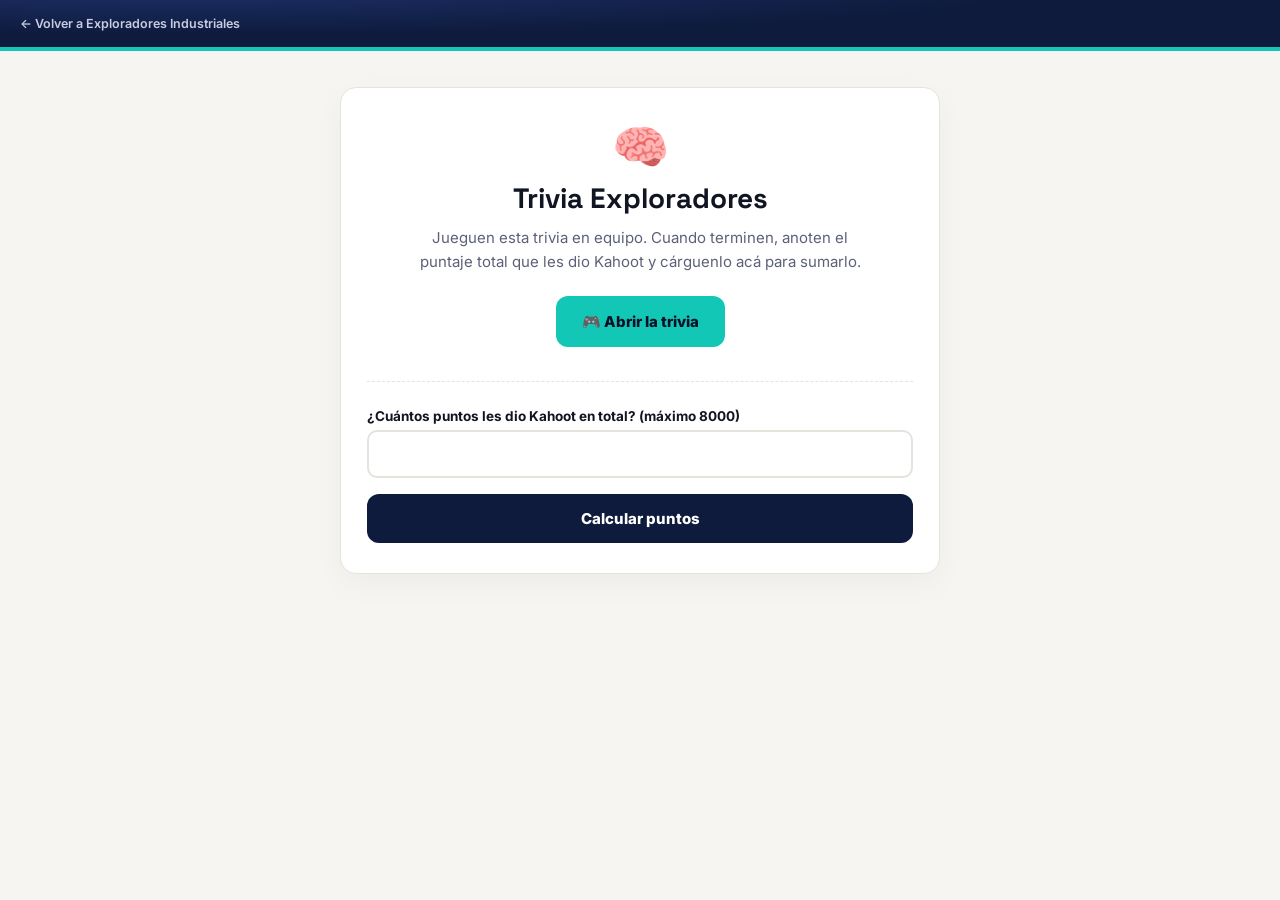
<file: juegos/trivia.html>
<!DOCTYPE html>
<html lang="es">
<head>
<meta charset="UTF-8">
<meta name="viewport" content="width=device-width, initial-scale=1.0">
<title>Trivia Exploradores — Exploradores Industriales</title>
<link rel="stylesheet" href="../styles/shared.css">
<style>
.activity-header{
  background:radial-gradient(ellipse at 15% -20%, #1c2f66 0%, transparent 55%), var(--hub-navy);
  color:#fff;padding:16px 20px;
  border-bottom:4px solid var(--hub-teal);
  display:flex;align-items:center;justify-content:space-between;flex-wrap:wrap;gap:10px;
}
.activity-header .back-link{color:#c7cce0;}
.activity-header .back-link:hover{color:#fff;}
.activity-wrap{max-width:640px;margin:0 auto;padding:36px 20px 60px;}
.activity-card{
  background:#fff;border-radius:var(--radius);border:1px solid var(--hub-line);
  padding:30px 26px;box-shadow:0 10px 30px #0000000a;text-align:center;
}
.activity-card .emoji{font-size:46px;margin-bottom:6px;}
.activity-card h1{font-size:clamp(22px,5vw,28px);font-weight:800;margin:6px 0 10px;}
.activity-card p.desc{font-size:15px;line-height:1.6;color:var(--hub-muted);max-width:52ch;margin:0 auto 22px;}

.btn-kahoot{
  appearance:none;border:none;cursor:pointer;text-decoration:none;
  display:inline-flex;align-items:center;justify-content:center;gap:8px;
  font-family:inherit;font-weight:800;font-size:15px;
  border-radius:12px;padding:16px 26px;margin-bottom:8px;
  background:var(--hub-teal);color:var(--hub-navy-deep);
  transition:transform .12s ease, box-shadow .12s ease;
}
.btn-kahoot:hover{box-shadow:0 8px 20px #12c7b555;}
.btn-kahoot:active{transform:translateY(2px) scale(.98);}

.divider{
  border:none;border-top:1px dashed var(--hub-line);margin:26px 0;
}

.form-block{text-align:left;}
.form-block label{
  display:block;font-weight:700;font-size:13.5px;color:var(--hub-ink);margin-bottom:6px;
}
.form-row{margin-bottom:16px;}
.form-row input{
  width:100%;font-family:inherit;font-size:16px;padding:12px 14px;
  border:2px solid var(--hub-line);border-radius:10px;color:var(--hub-ink);
}
.form-row input:focus{outline:none;border-color:var(--hub-teal);}

.error-msg{
  display:none;background:#fdecec;border:1px solid #f3b3b3;color:#b3261e;
  font-size:13.5px;font-weight:600;border-radius:10px;padding:10px 14px;margin-bottom:16px;
}
.error-msg.show{display:block;}

.btn-primary{
  appearance:none;border:none;cursor:pointer;font-family:inherit;width:100%;
  font-weight:800;font-size:15px;border-radius:12px;padding:15px 26px;
  background:var(--hub-navy);color:#fff;
  transition:transform .12s ease, box-shadow .12s ease;
}
.btn-primary:hover{box-shadow:0 8px 20px #0e1b3d55;}
.btn-primary:active{transform:translateY(2px) scale(.98);}

.result-panel{
  display:none;margin-top:22px;padding-top:22px;border-top:2px dashed var(--hub-line);
}
.result-panel.show{display:block;animation:fadeIn .3s ease;}
@keyframes fadeIn{from{opacity:0;transform:translateY(6px)}to{opacity:1;transform:translateY(0)}}
.result-panel .msg{font-size:17px;font-weight:700;color:var(--hub-ink);margin-bottom:16px;}
.result-panel .pts{color:var(--hub-teal);}
.back-link-cta{
  display:inline-flex;align-items:center;gap:6px;text-decoration:none;
  font-weight:700;font-size:14px;color:var(--hub-navy);
}
.back-link-cta:hover{color:var(--hub-teal);}
</style>
</head>
<body>

<div class="activity-header">
  <a class="back-link" href="../index.html">← Volver a Exploradores Industriales</a>
</div>

<div class="activity-wrap">
  <div class="activity-card">
    <div class="emoji">🧠</div>
    <h1>Trivia Exploradores</h1>
    <p class="desc">Jueguen esta trivia en equipo. Cuando terminen, anoten el puntaje total que les dio Kahoot y cárguenlo acá para sumarlo.</p>

    <a class="btn-kahoot" href="https://kahoot.it/challenge/06844580?challenge-id=7e31b506-7a77-4ca6-831a-03fa1e117b35_1786128191783" target="_blank" rel="noopener noreferrer">🎮 Abrir la trivia</a>

    <hr class="divider">

    <div class="form-block" id="formBlock">
      <div class="error-msg" id="errorMsg"></div>
      <div class="form-row">
        <label for="kahootInput">¿Cuántos puntos les dio Kahoot en total? (máximo 8000)</label>
        <input type="number" id="kahootInput" min="0" max="8000" step="1" inputmode="numeric">
      </div>
      <button class="btn-primary" onclick="calcularPuntos()">Calcular puntos</button>
    </div>

    <div class="result-panel" id="resultPanel">
      <div class="msg" id="resultMsg"></div>
      <a class="back-link-cta" href="../index.html">← Volver a Exploradores Industriales</a>
    </div>
  </div>
</div>

<script>
function showError(msg){
  const el = document.getElementById('errorMsg');
  el.textContent = msg;
  el.classList.add('show');
}
function hideError(){
  document.getElementById('errorMsg').classList.remove('show');
}

const KAHOOT_MAX = 8000;

function calcularPuntos(){
  hideError();
  const kahootRaw = document.getElementById('kahootInput').value;
  const kahootScore = Number(kahootRaw);

  if(kahootRaw === '' || !Number.isFinite(kahootScore)){
    showError('Completá el campo con un número.');
    return;
  }
  if(!Number.isInteger(kahootScore) || kahootScore < 0 || kahootScore > KAHOOT_MAX){
    showError(`El puntaje tiene que ser un número entero entre 0 y ${KAHOOT_MAX}.`);
    return;
  }

  const points = Math.round((kahootScore / KAHOOT_MAX) * 30);
  try{ localStorage.setItem('exploradores_score_trivia', String(points)); }catch(e){}

  document.getElementById('formBlock').style.display = 'none';
  const msg = document.getElementById('resultMsg');
  msg.innerHTML = `¡Sumaron <span class="pts">${points} puntos</span>! (${kahootScore} de ${KAHOOT_MAX} en Kahoot)`;
  document.getElementById('resultPanel').classList.add('show');
}
</script>
</body>
</html>
</file>
<file: styles/shared.css>
@import url('https://fonts.googleapis.com/css2?family=Space+Grotesk:wght@500;600;700;800&family=Inter:wght@400;500;600;700&display=swap');

:root{
  --hub-navy:#0E1B3D;
  --hub-navy-deep:#081027;
  --hub-teal:#12C7B5;
  --hub-orange:#FF7A3D;
  --hub-paper:#F6F5F1;
  --hub-ink:#111421;
  --hub-muted:#5c6178;
  --hub-line:#E4E3DC;
  --racing-accent:#FF87BC;
  --clickgo-accent:#3483FA;
  --consultores-accent:#FF7A3D;
  --trivia-accent:#12C7B5;
  --radius:16px;
}
*{box-sizing:border-box;}
html,body{margin:0;padding:0;}
body{
  font-family:'Inter', Arial, sans-serif;
  background:var(--hub-paper);
  color:var(--hub-ink);
  min-height:100vh;
}
h1,h2,h3{font-family:'Space Grotesk','Inter',Arial,sans-serif;}

.hub-header{
  background:radial-gradient(ellipse at 15% -20%, #1c2f66 0%, transparent 55%), var(--hub-navy);
  color:#fff;padding:44px 20px 56px;
  border-bottom:4px solid var(--hub-teal);
}
.hub-header-inner{max-width:980px;margin:0 auto;}
.hub-tag{
  display:inline-block;font-size:11.5px;font-weight:700;letter-spacing:2px;text-transform:uppercase;
  color:#9db4ff;background:#ffffff14;border:1px solid #ffffff26;border-radius:20px;
  padding:6px 14px;margin-bottom:18px;
}
.hub-header h1{
  font-size:clamp(32px,6vw,52px);font-weight:800;margin:0 0 6px;line-height:1.05;
}
.hub-header .bajada{
  font-size:clamp(16px,2.6vw,20px);font-weight:600;color:var(--hub-teal);margin:0 0 16px;
}
.hub-header p.desc{
  font-size:15.5px;line-height:1.65;color:#c7cce0;max-width:64ch;margin:0;
}

.hub-main{max-width:980px;margin:0 auto;padding:28px 20px 20px;}

/* ---------- score summary bar ---------- */
.score-bar{
  max-width:980px;margin:0 auto;padding:16px 20px;
  display:flex;align-items:center;justify-content:space-between;flex-wrap:wrap;gap:12px;
  background:#fff;border:1px solid var(--hub-line);border-radius:var(--radius);
  box-shadow:0 8px 24px #0000000a;
  position:relative;top:-24px;
}
.score-bar .total-block{display:flex;align-items:center;gap:12px;flex-wrap:wrap;}
.score-bar .total-label{font-size:12.5px;font-weight:700;color:var(--hub-muted);text-transform:uppercase;letter-spacing:.5px;}
.score-bar .total-num{
  font-family:'Space Grotesk','Inter',Arial,sans-serif;font-weight:800;font-size:26px;color:var(--hub-navy);
}
.score-bar .total-num small{font-size:14px;font-weight:600;color:var(--hub-muted);}
.btn-reset{
  appearance:none;cursor:pointer;font-family:inherit;
  background:#fff;border:1.5px solid var(--hub-line);color:var(--hub-muted);
  font-weight:700;font-size:12.5px;border-radius:20px;padding:9px 16px;
  transition:all .15s ease;
}
.btn-reset:hover{border-color:#e0554f;color:#c23b3b;}

/* ---------- cards ---------- */
.cards{
  display:grid;grid-template-columns:1fr 1fr;gap:22px;margin-top:-4px;
}
@media (max-width:760px){
  .cards{grid-template-columns:1fr;}
}

.game-card{
  background:#fff;border-radius:var(--radius);border:1px solid var(--hub-line);
  padding:26px 24px;display:flex;flex-direction:column;gap:12px;
  box-shadow:0 10px 30px #0000000a;
  border-top:5px solid var(--hub-navy);
  transition:transform .15s ease, box-shadow .15s ease;
  position:relative;
}
.game-card:hover{transform:translateY(-3px);box-shadow:0 14px 36px #00000014;}
.game-card.racing{border-top-color:var(--racing-accent);}
.game-card.clickgo{border-top-color:var(--clickgo-accent);}
.game-card.consultores{border-top-color:var(--consultores-accent);}
.game-card.trivia{border-top-color:var(--trivia-accent);}

.game-card .icon-row{font-size:34px;display:flex;align-items:center;justify-content:space-between;}
.game-card h2{font-size:21px;font-weight:800;margin:0;line-height:1.2;}
.game-card p{font-size:14.5px;line-height:1.55;color:var(--hub-muted);margin:0;flex:1;}
.game-card .skill-tag{
  display:inline-flex;align-self:flex-start;font-size:11.5px;font-weight:700;
  padding:6px 12px;border-radius:16px;letter-spacing:.3px;
}
.game-card.racing .skill-tag{background:#ffe9f3;color:#c23b7e;}
.game-card.clickgo .skill-tag{background:#e8f0fe;color:#2968C8;}
.game-card.consultores .skill-tag{background:#fff0e6;color:#c25a1f;}
.game-card.trivia .skill-tag{background:#e3faf6;color:#0e9585;}

.card-score{
  display:none;font-size:12px;font-weight:800;padding:5px 11px;border-radius:14px;
  background:#eafaf0;color:#00A650;align-items:center;gap:4px;
}
.card-score.show{display:inline-flex;}

.btn-play{
  appearance:none;border:none;cursor:pointer;text-decoration:none;
  display:inline-flex;align-items:center;justify-content:center;gap:8px;
  font-family:inherit;font-weight:800;font-size:14.5px;letter-spacing:.3px;
  border-radius:12px;padding:14px 20px;margin-top:6px;
  background:var(--hub-navy);color:#fff;
  transition:transform .12s ease, box-shadow .12s ease;
}
.btn-play:hover{box-shadow:0 8px 20px #0e1b3d55;}
.btn-play:active{transform:translateY(2px) scale(.98);}

/* ---------- final results section ---------- */
.results-section{
  max-width:980px;margin:36px auto 0;padding:0 20px;
}
.results-card{
  background:var(--hub-navy);color:#fff;border-radius:var(--radius);
  padding:28px 26px;box-shadow:0 10px 30px #0000001a;
}
.results-card h2{font-size:20px;font-weight:800;margin:0 0 4px;}
.results-card .sub{font-size:13.5px;color:#9db4ff;margin:0 0 20px;}
.results-breakdown{
  display:grid;grid-template-columns:repeat(4,1fr);gap:12px;margin-bottom:20px;
}
@media (max-width:700px){
  .results-breakdown{grid-template-columns:1fr 1fr;}
}
.result-chip{
  background:#ffffff10;border:1px solid #ffffff22;border-radius:12px;
  padding:14px 12px;text-align:center;
}
.result-chip .nm{font-size:11.5px;font-weight:700;color:#c7cce0;text-transform:uppercase;letter-spacing:.4px;margin-bottom:6px;}
.result-chip .pts{font-family:'Space Grotesk','Inter',Arial,sans-serif;font-weight:800;font-size:20px;color:#fff;}
.result-chip.unplayed .pts{font-size:13px;font-weight:600;color:#8b93b0;}
.results-total{
  display:flex;align-items:baseline;gap:10px;padding-top:16px;border-top:1px solid #ffffff22;margin-bottom:14px;
}
.results-total .lbl{font-size:13px;font-weight:700;color:#c7cce0;text-transform:uppercase;letter-spacing:.5px;}
.results-total .num{font-family:'Space Grotesk','Inter',Arial,sans-serif;font-weight:800;font-size:30px;color:var(--hub-teal);}
.results-card .closing{font-size:14.5px;line-height:1.6;color:#dde1f0;margin:0;}

.register-cta{
  margin-top:22px;padding-top:20px;border-top:1px solid #ffffff22;
  display:flex;flex-direction:column;gap:12px;align-items:flex-start;
}
.register-txt{font-size:14px;line-height:1.6;color:#dde1f0;margin:0;max-width:60ch;}
.register-txt b{color:#fff;}
.btn-register{
  appearance:none;border:none;cursor:pointer;text-decoration:none;
  display:inline-flex;align-items:center;justify-content:center;gap:8px;
  font-family:inherit;font-weight:800;font-size:14px;letter-spacing:.3px;
  border-radius:12px;padding:13px 20px;
  background:var(--hub-teal);color:var(--hub-navy-deep);
  transition:transform .12s ease, box-shadow .12s ease;
}
.btn-register:hover{box-shadow:0 8px 20px #12c7b555;}
.btn-register:active{transform:translateY(2px) scale(.98);}

.hub-footer{
  max-width:980px;margin:20px auto 0;padding:24px 20px 40px;
  border-top:1px solid var(--hub-line);
  display:flex;flex-direction:column;gap:6px;
}
.hub-footer .credit{font-weight:700;font-size:13.5px;color:var(--hub-ink);}
.hub-footer .hint{font-size:13px;color:var(--hub-muted);}

.back-link{
  display:inline-flex;align-items:center;gap:6px;
  font-size:12.5px;font-weight:600;text-decoration:none;
}
</file>
